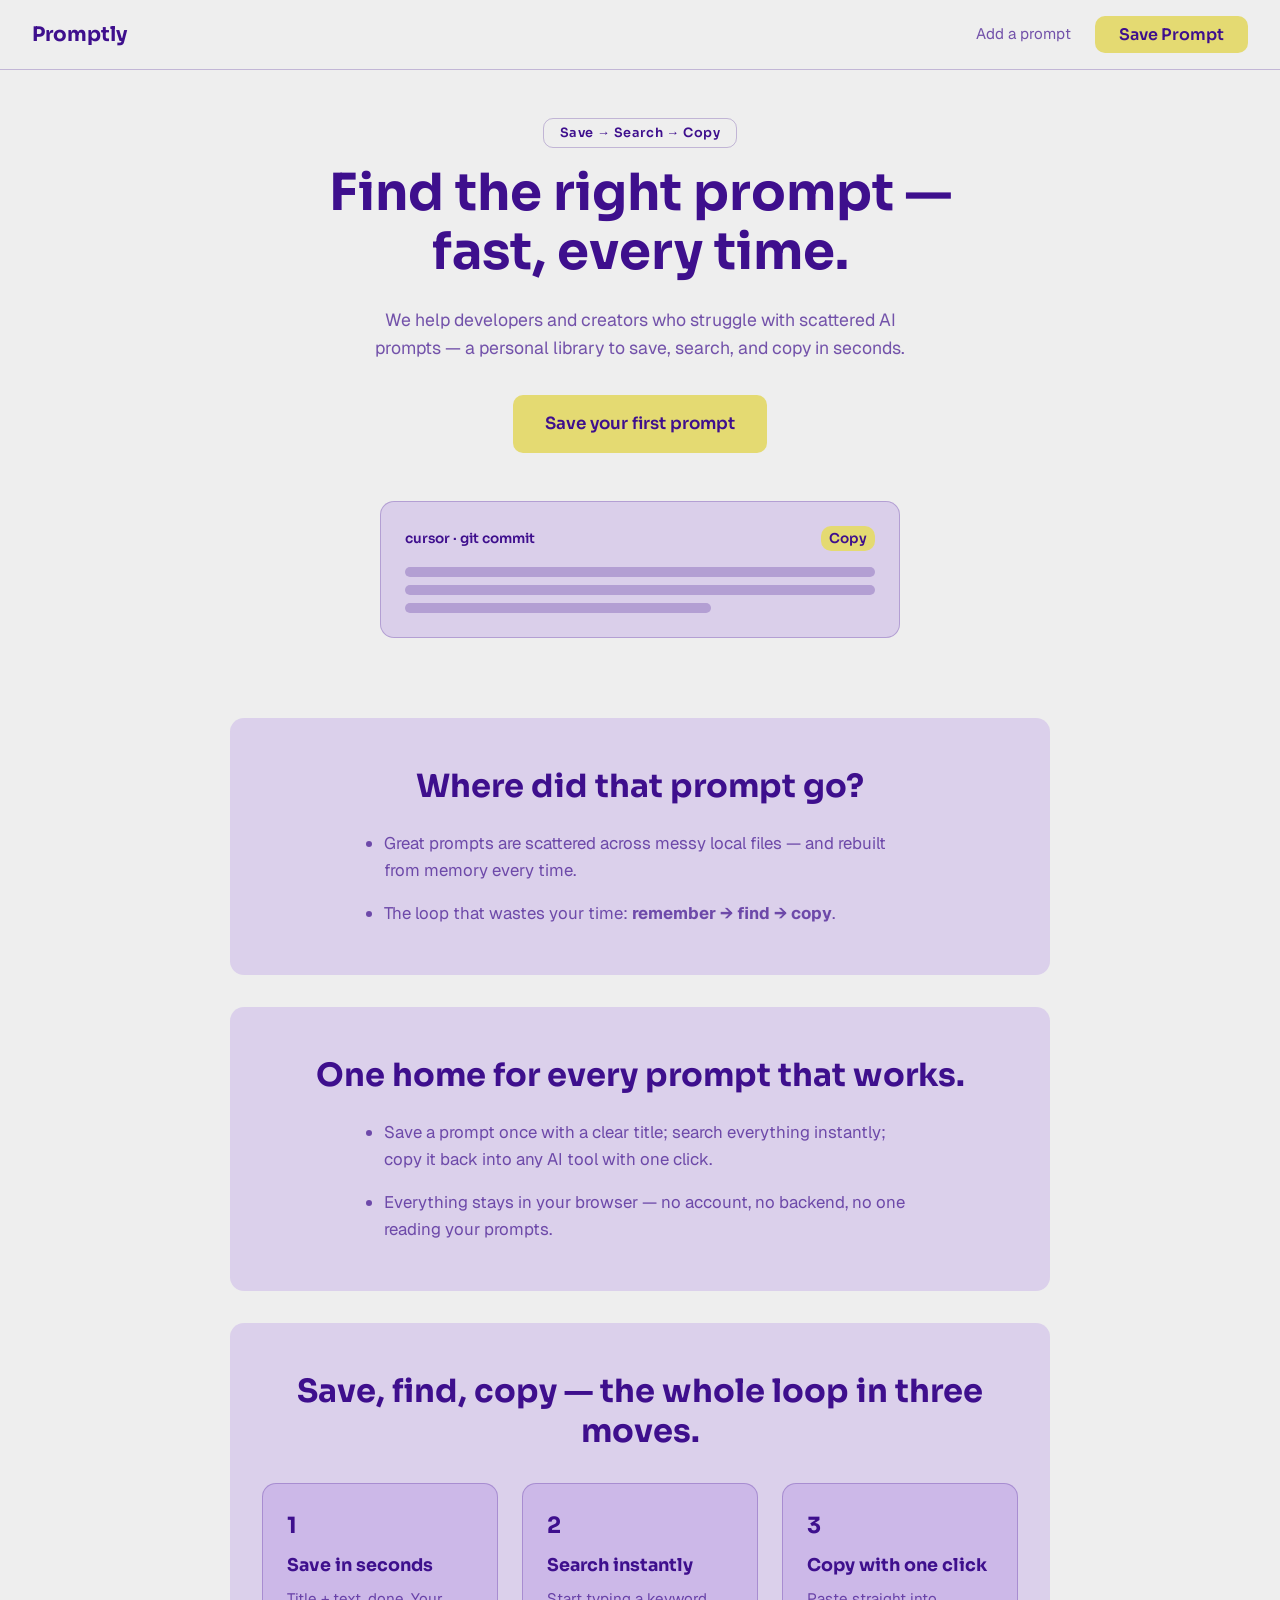
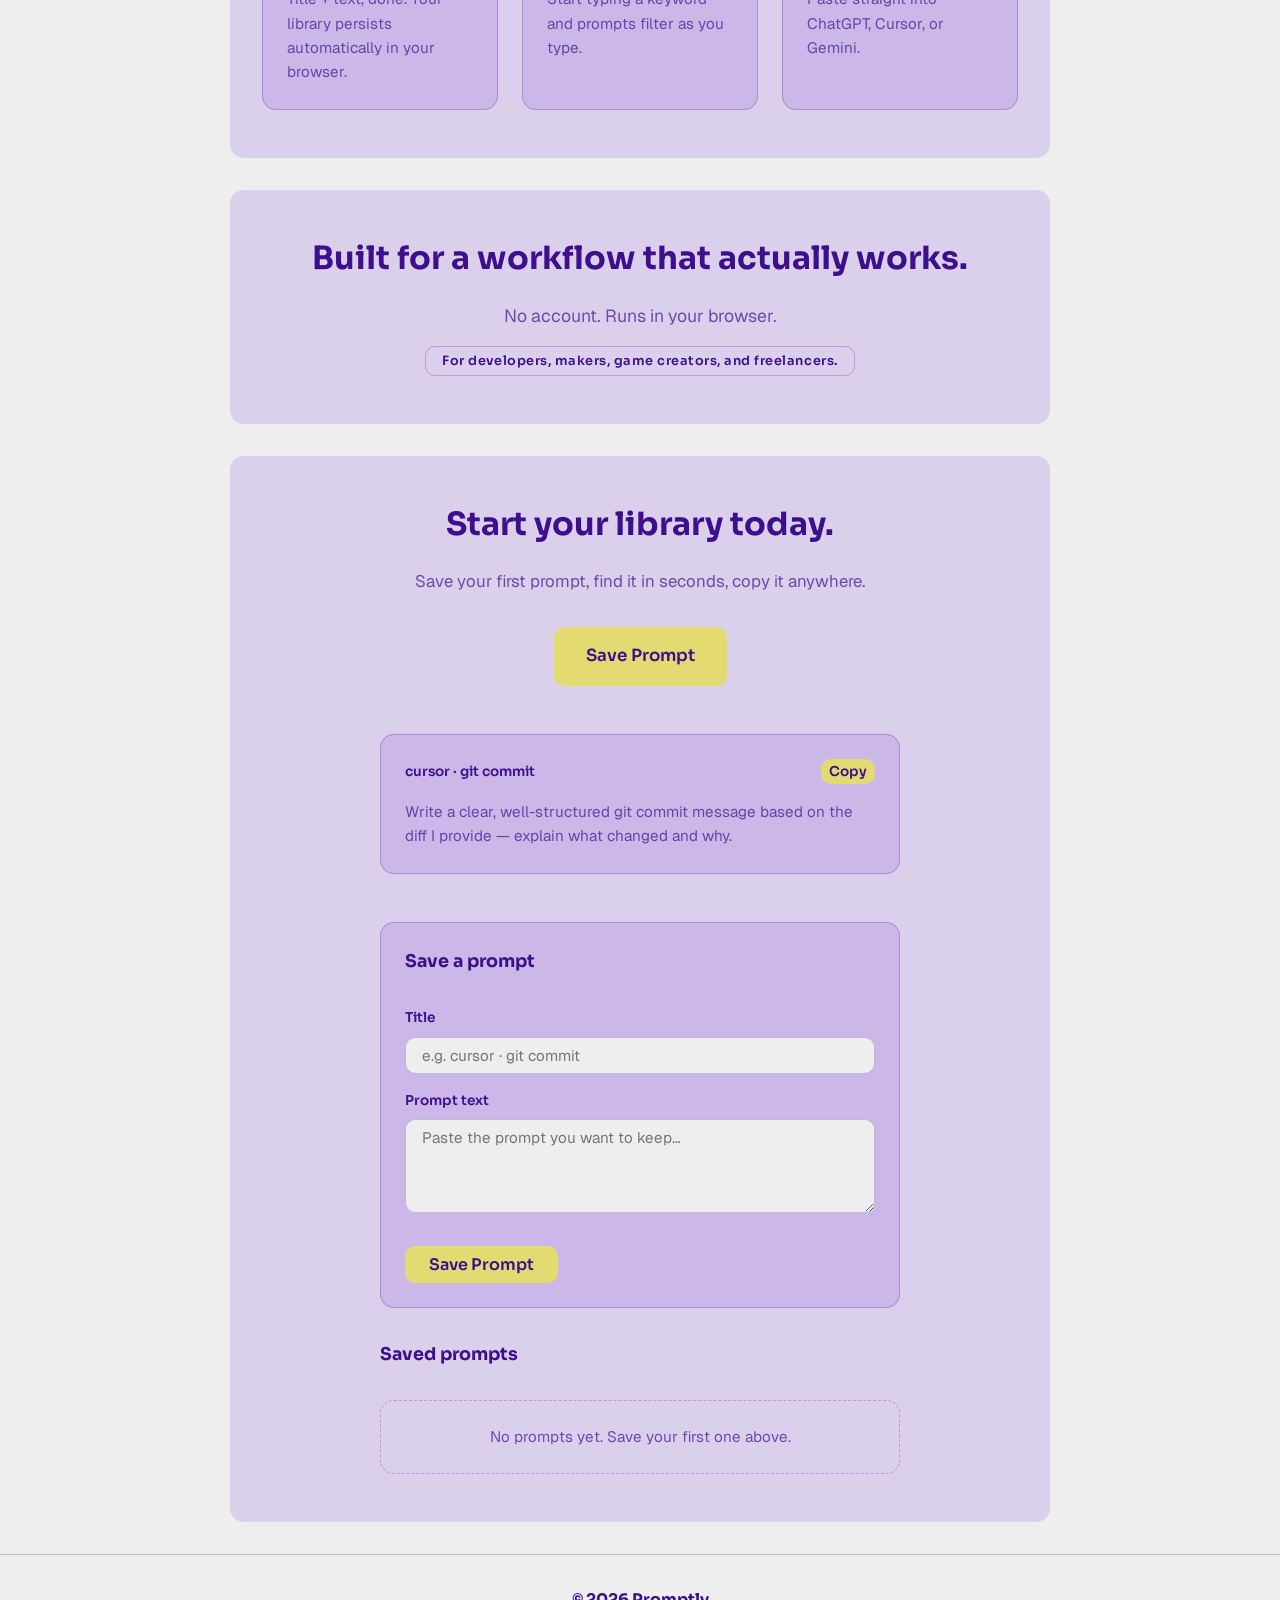
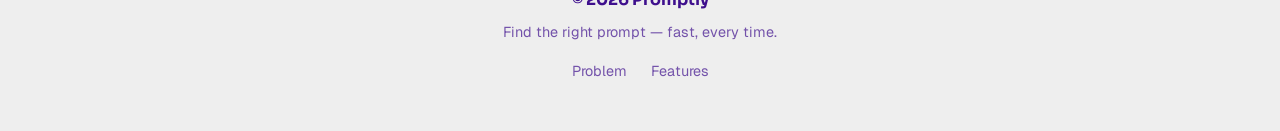
<file: index.html>
<!DOCTYPE html>
<html lang="en">
<head>
  <meta charset="UTF-8" />
  <meta name="viewport" content="width=device-width, initial-scale=1.0" />
  <title>Promptly — Find the right prompt, fast, every time.</title>
  <link rel="preconnect" href="https://fonts.googleapis.com" />
  <link rel="preconnect" href="https://fonts.gstatic.com" crossorigin />
  <link href="https://fonts.googleapis.com/css2?family=Sora:wght@400;600;700&family=Geist:wght@400;500;600&display=swap" rel="stylesheet" />
  <link rel="stylesheet" href="style.css" />
</head>
<body>
  <header class="navbar">
    <a class="brand" href="#top" aria-label="Promptly home">
      <span class="brand-name">Promptly</span>
    </a>
    <button class="navbar-toggle" aria-label="Open menu" aria-expanded="false">
      <span class="navbar-toggle-icon"></span>
    </button>
    <nav class="nav-links" aria-label="Main">
      <a href="#library" class="nav-link">Add a prompt</a>
      <button class="btn btn-primary">Save Prompt</button>
    </nav>
  </header>

  <main>
    <section class="hero" id="top">
      <p class="hero-chip">Save → Search → Copy</p>
      <h1 class="hero-title">Find the right prompt —<br /><span class="hero-accent">fast, every time.</span></h1>
      <p class="hero-sub">
        We help developers and creators who struggle with scattered AI prompts — a personal library to save, search, and copy in seconds.
      </p>
      <a href="#library" class="btn btn-primary btn-lg">Save your first prompt</a>

      <div class="hero-card" aria-hidden="true">
        <div class="hero-card-top">
          <span class="hero-card-title">cursor · git commit</span>
          <button class="btn btn-primary btn-sm" tabindex="-1">Copy</button>
        </div>
        <div class="hero-card-text">
          <p class="hero-card-line"></p>
          <p class="hero-card-line"></p>
          <p class="hero-card-line hero-card-line-short"></p>
        </div>
      </div>
    </section>

    <section class="section problem" id="problem" aria-labelledby="problem-title">
      <h2 class="section-title" id="problem-title">Where did that prompt go?</h2>
      <ul class="section-list">
        <li>Great prompts are scattered across messy local files — and rebuilt from memory every time.</li>
        <li>The loop that wastes your time: <strong>remember → find → copy</strong>.</li>
      </ul>
    </section>

    <section class="section solution" id="solution" aria-labelledby="solution-title">
      <h2 class="section-title" id="solution-title">One home for every prompt that works.</h2>
      <ul class="section-list">
        <li>Save a prompt once with a clear title; search everything instantly; copy it back into any AI tool with one click.</li>
        <li>Everything stays in your browser — no account, no backend, no one reading your prompts.</li>
      </ul>
    </section>

    <section class="section features" id="features" aria-labelledby="features-title">
      <h2 class="section-title" id="features-title">Save, find, copy — the whole loop in three moves.</h2>
      <div class="feature-grid">
        <article class="feature-card reveal">
          <span class="feature-step">1</span>
          <h3 class="feature-name">Save in seconds</h3>
          <p class="feature-text">Title + text, done. Your library persists automatically in your browser.</p>
        </article>
        <article class="feature-card reveal">
          <span class="feature-step">2</span>
          <h3 class="feature-name">Search instantly</h3>
          <p class="feature-text">Start typing a keyword and prompts filter as you type.</p>
        </article>
        <article class="feature-card reveal">
          <span class="feature-step">3</span>
          <h3 class="feature-name">Copy with one click</h3>
          <p class="feature-text">Paste straight into ChatGPT, Cursor, or Gemini.</p>
        </article>
      </div>
    </section>

    <section class="section proof" id="proof" aria-labelledby="proof-title">
      <h2 class="section-title" id="proof-title">Built for a workflow that actually works.</h2>
      <p class="proof-text">No account. Runs in your browser.</p>
      <span class="proof-chip">For developers, makers, game creators, and freelancers.</span>
    </section>

    <section class="section cta" id="library" aria-labelledby="cta-title">
      <h2 class="section-title" id="cta-title">Start your library today.</h2>
      <p class="cta-sub">Save your first prompt, find it in seconds, copy it anywhere.</p>
      <a href="#library" class="btn btn-primary btn-lg">Save Prompt</a>

      <div class="prompt-card">
        <div class="prompt-card-top">
          <span class="prompt-card-title">cursor · git commit</span>
          <button class="btn btn-primary btn-sm" id="demo-copy" type="button">Copy</button>
        </div>
        <p class="prompt-card-text">Write a clear, well-structured git commit message based on the diff I provide — explain what changed and why.</p>
      </div>

      <div class="library">
        <form class="prompt-form" id="prompt-form" autocomplete="off">
          <h3 class="library-title">Save a prompt</h3>
          <label class="field-label" for="prompt-title">Title</label>
          <input class="field-input" type="text" id="prompt-title" placeholder="e.g. cursor · git commit" />
          <label class="field-label" for="prompt-text">Prompt text</label>
          <textarea class="field-input" id="prompt-text" rows="4" placeholder="Paste the prompt you want to keep…"></textarea>
          <p class="form-note" id="form-note" role="alert"></p>
          <button class="btn btn-primary" type="submit">Save Prompt</button>
        </form>

        <div class="saved" id="saved-prompts">
          <h3 class="library-title">Saved prompts</h3>
          <p class="empty-state" id="empty-state">No prompts yet. Save your first one above.</p>
        </div>
      </div>
    </section>
  </main>

  <footer class="footer">
    <p class="footer-brand">© 2026 Promptly</p>
    <p class="footer-tagline">Find the right prompt — fast, every time.</p>
    <nav class="footer-links" aria-label="Footer">
      <a href="#problem">Problem</a>
      <a href="#features">Features</a>
    </nav>
  </footer>

  <script src="script.js"></script>
</body>
</html>
</file>
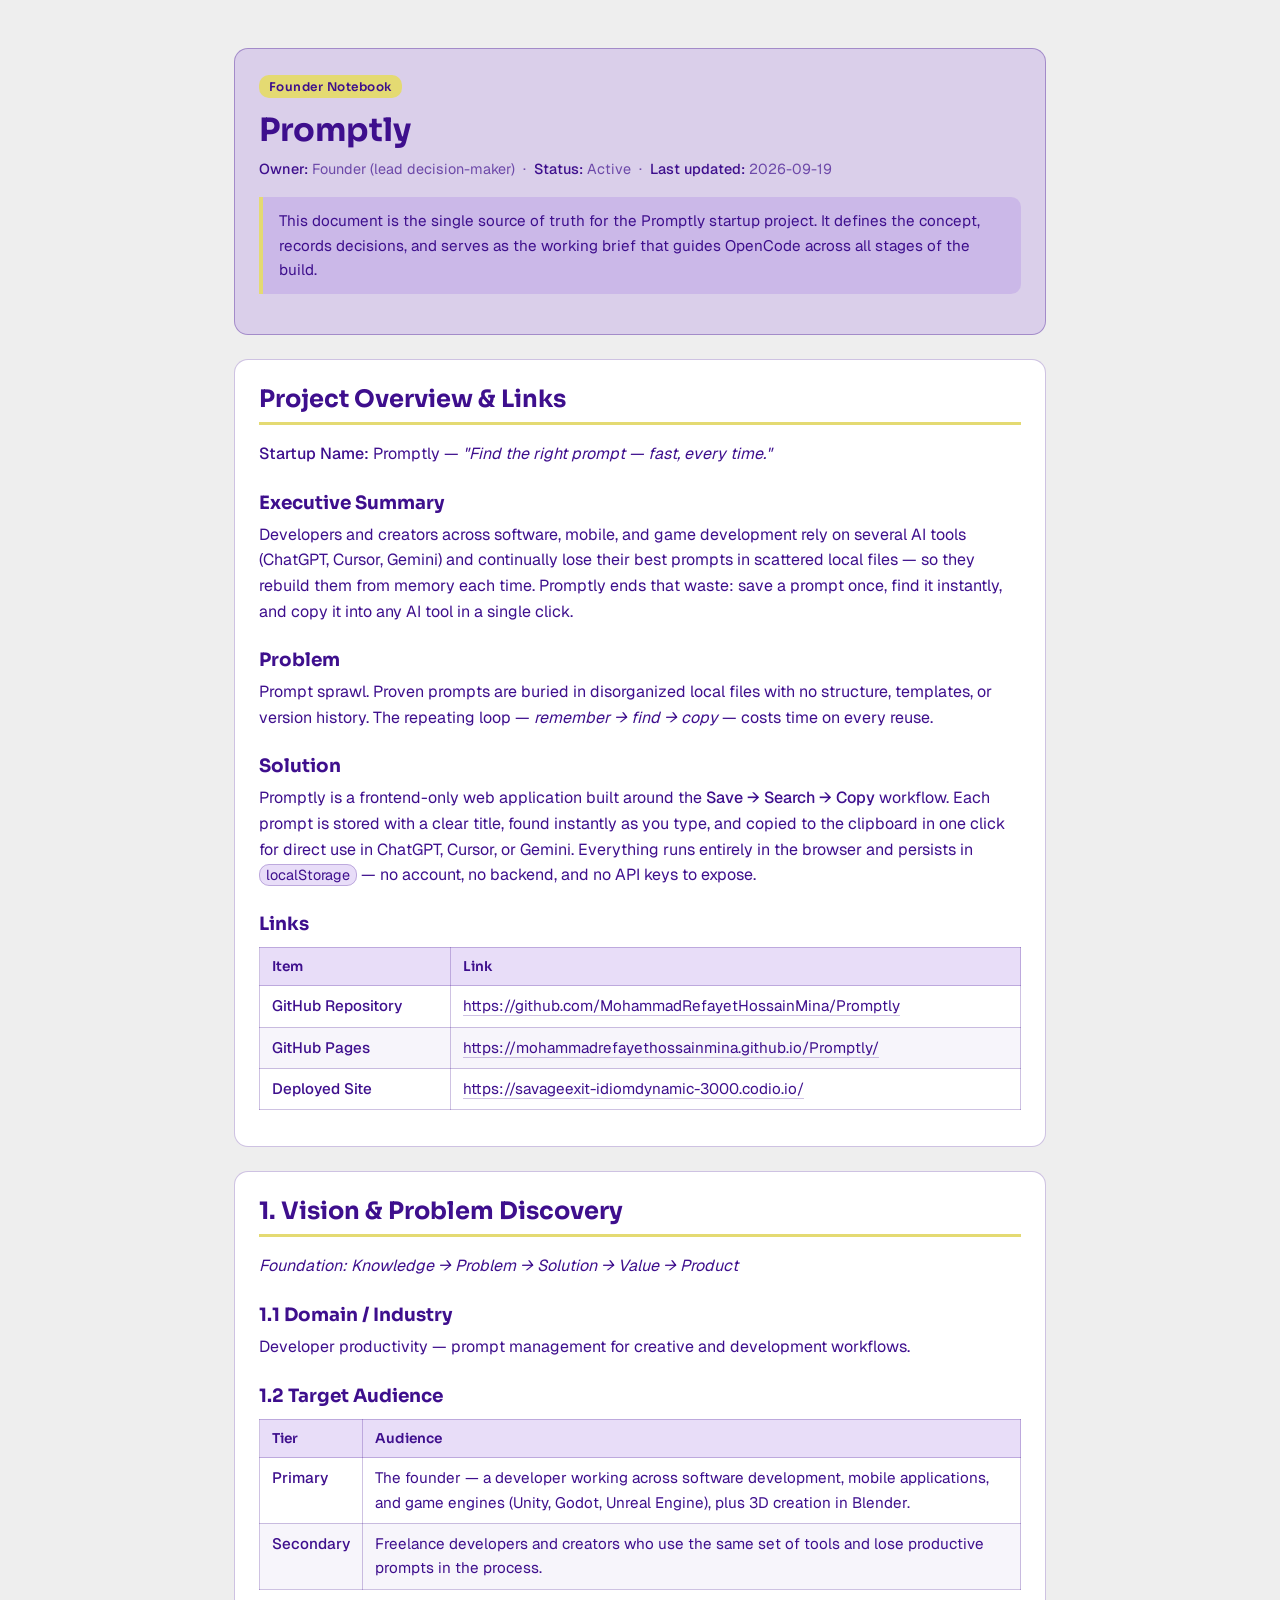
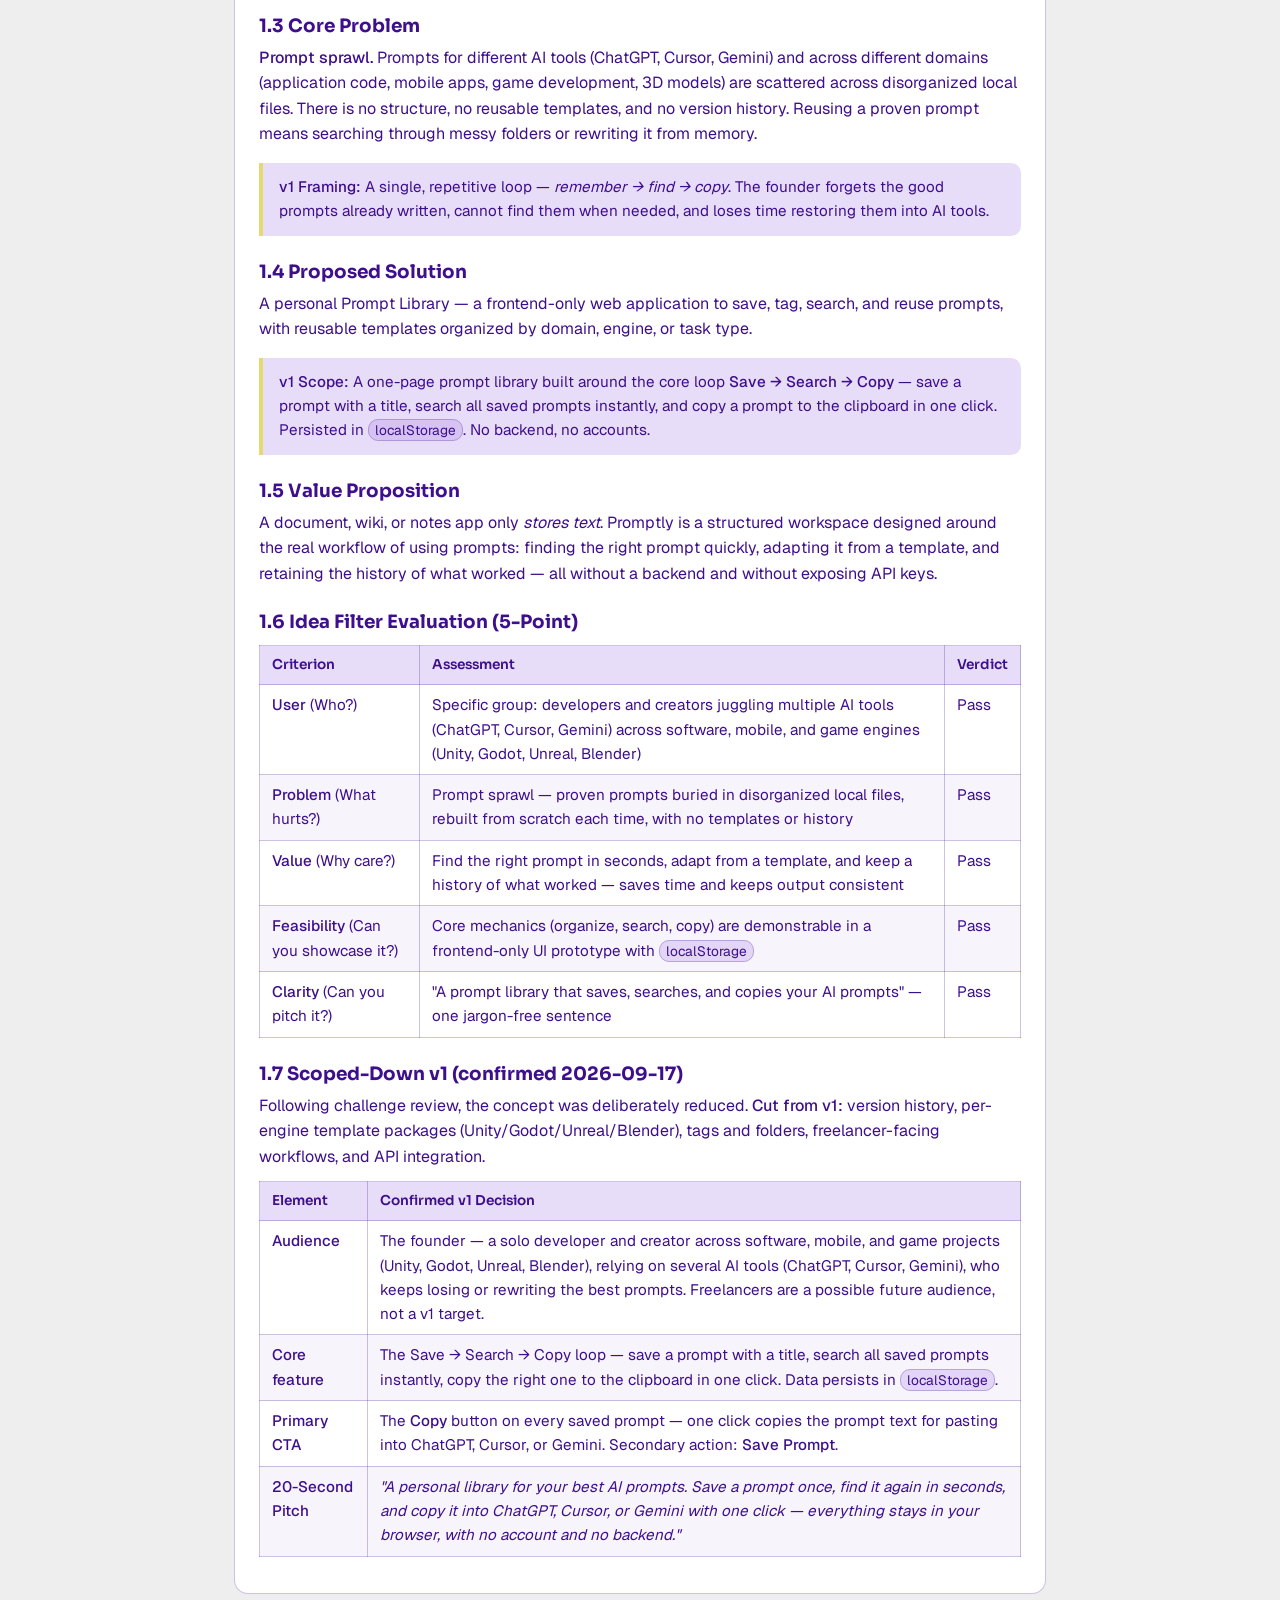
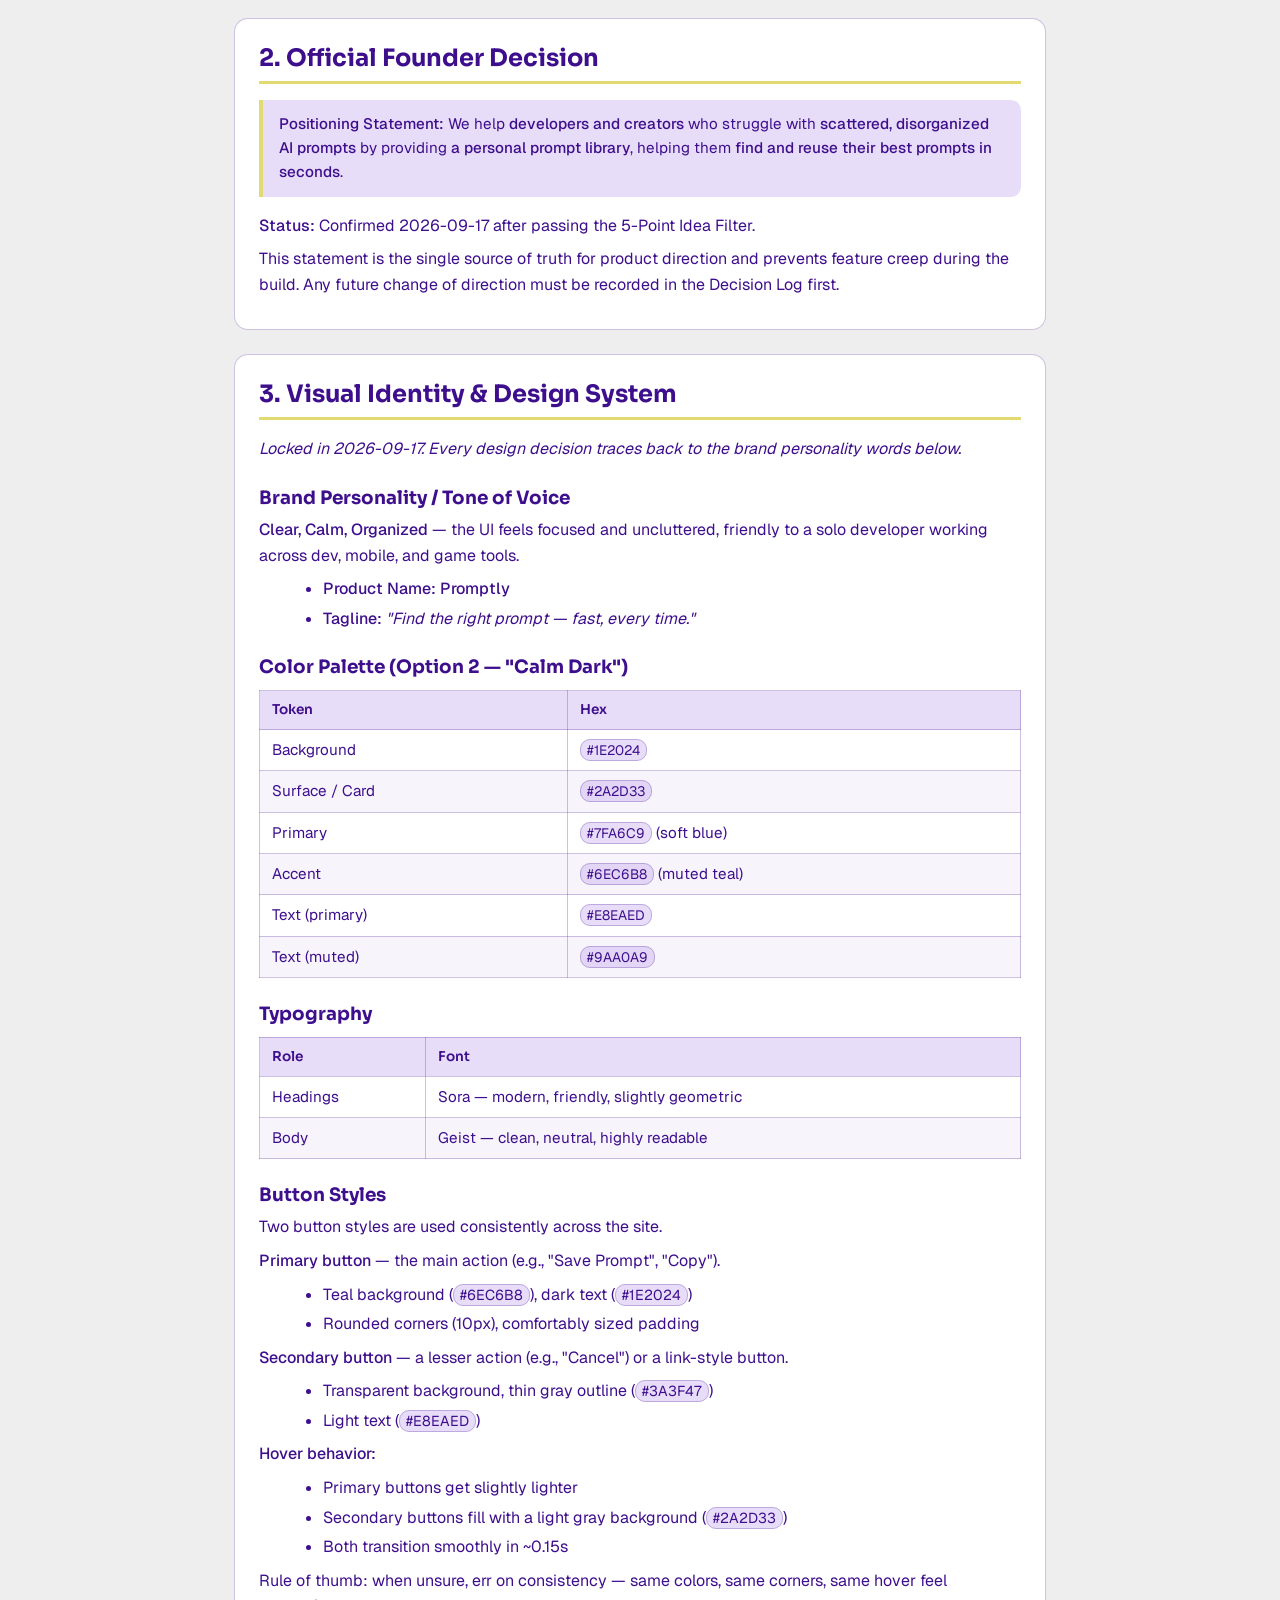
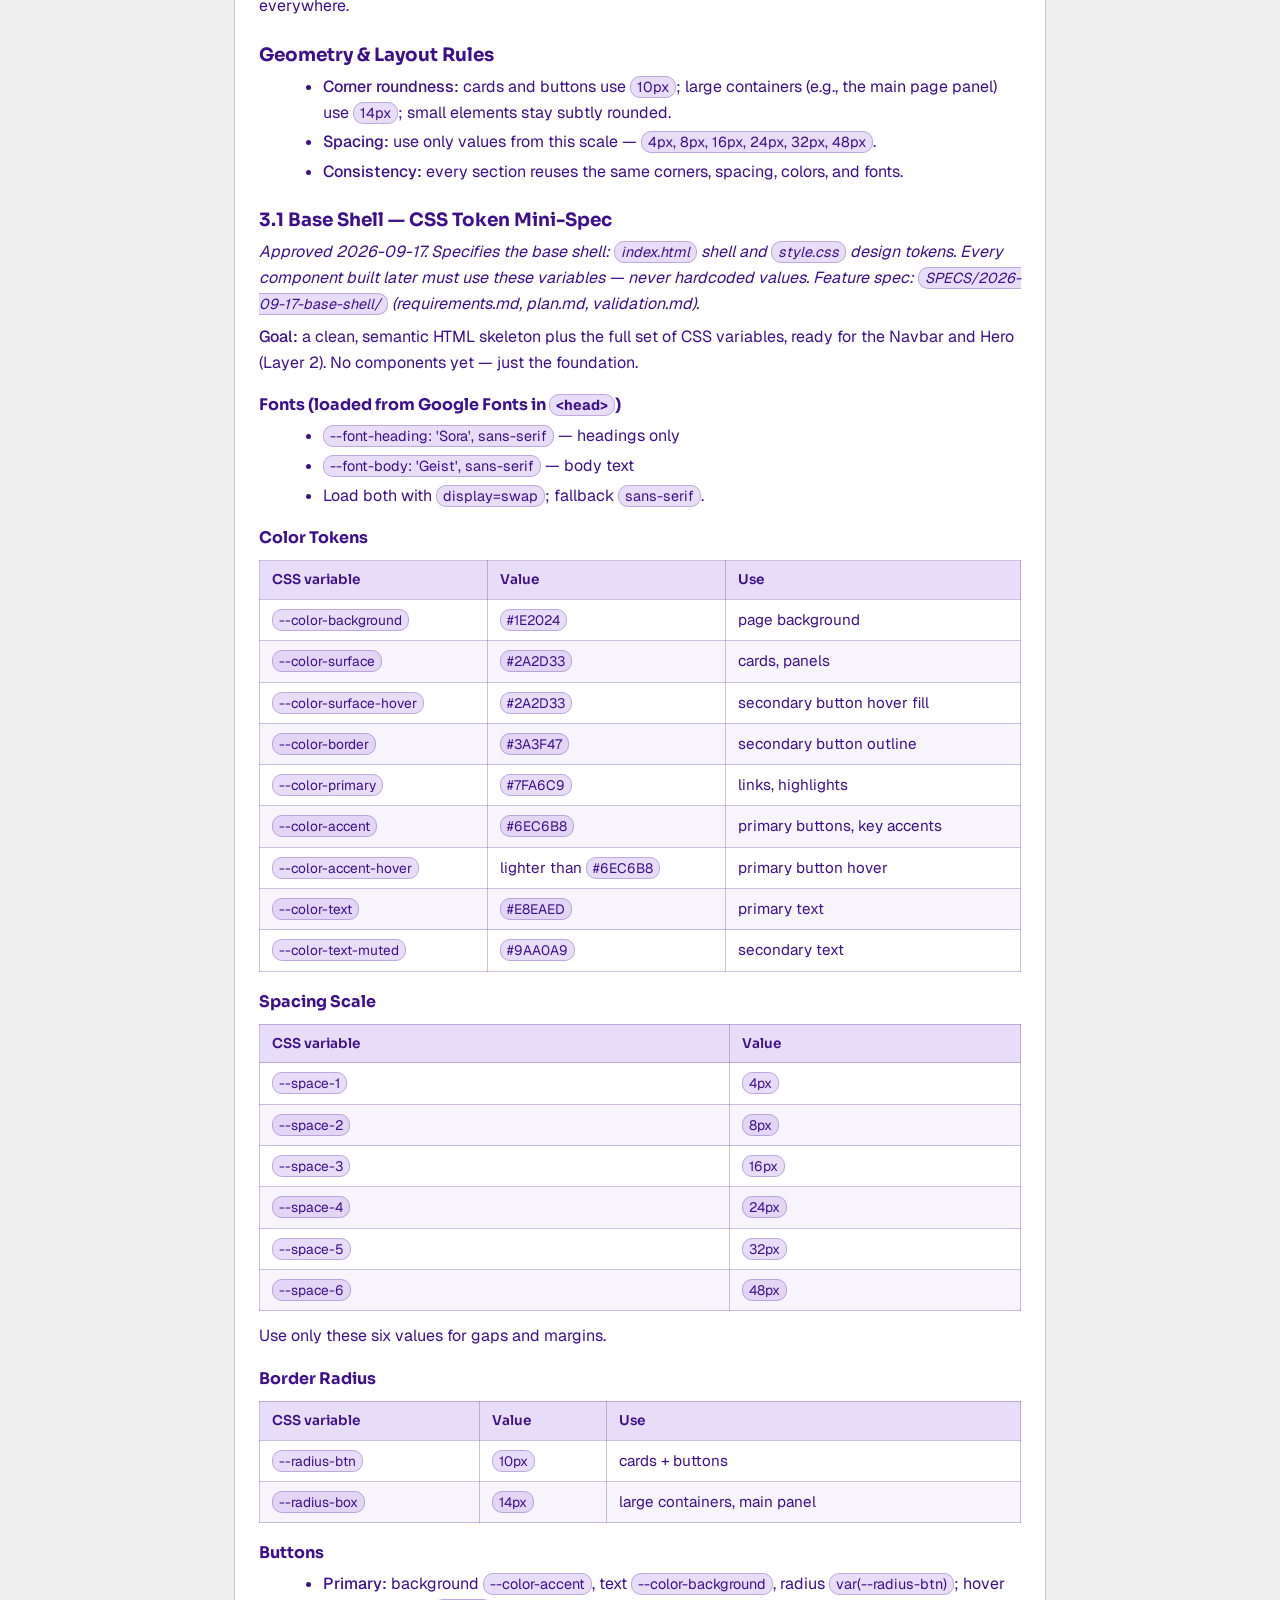
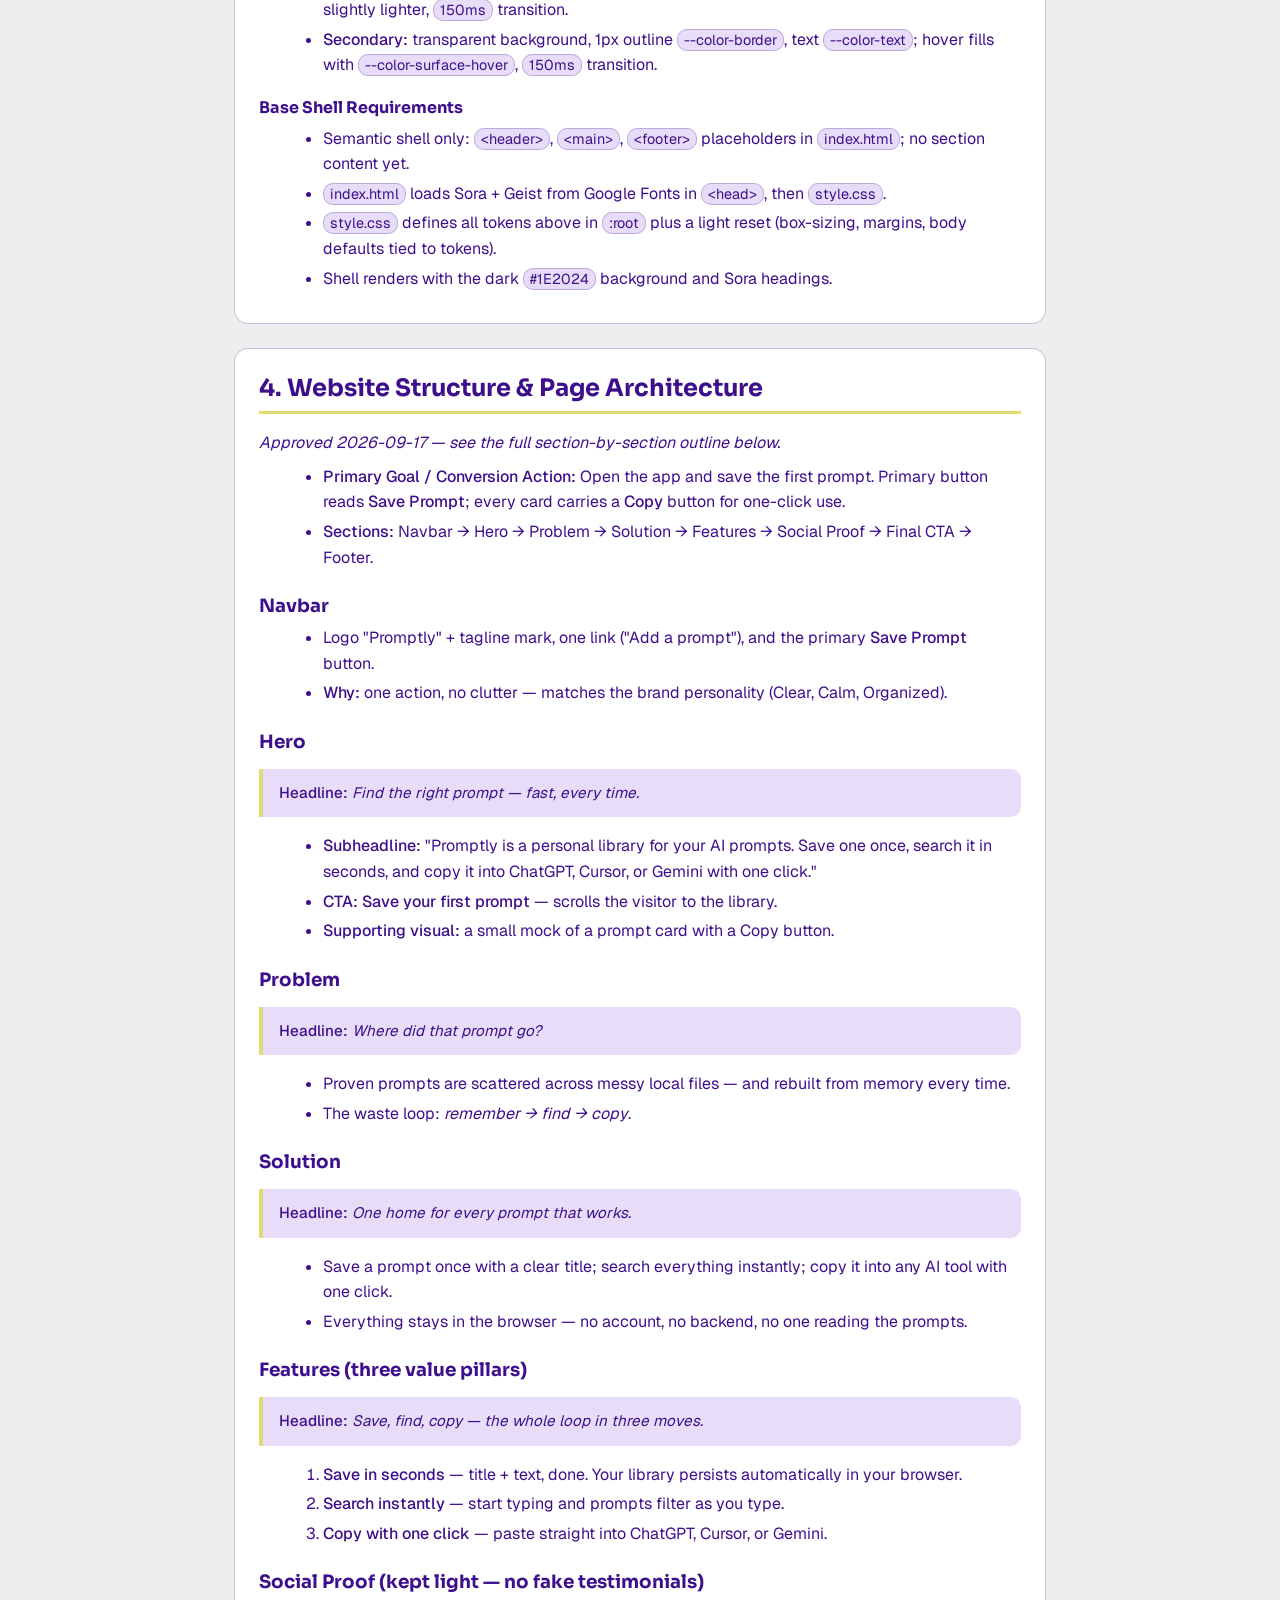
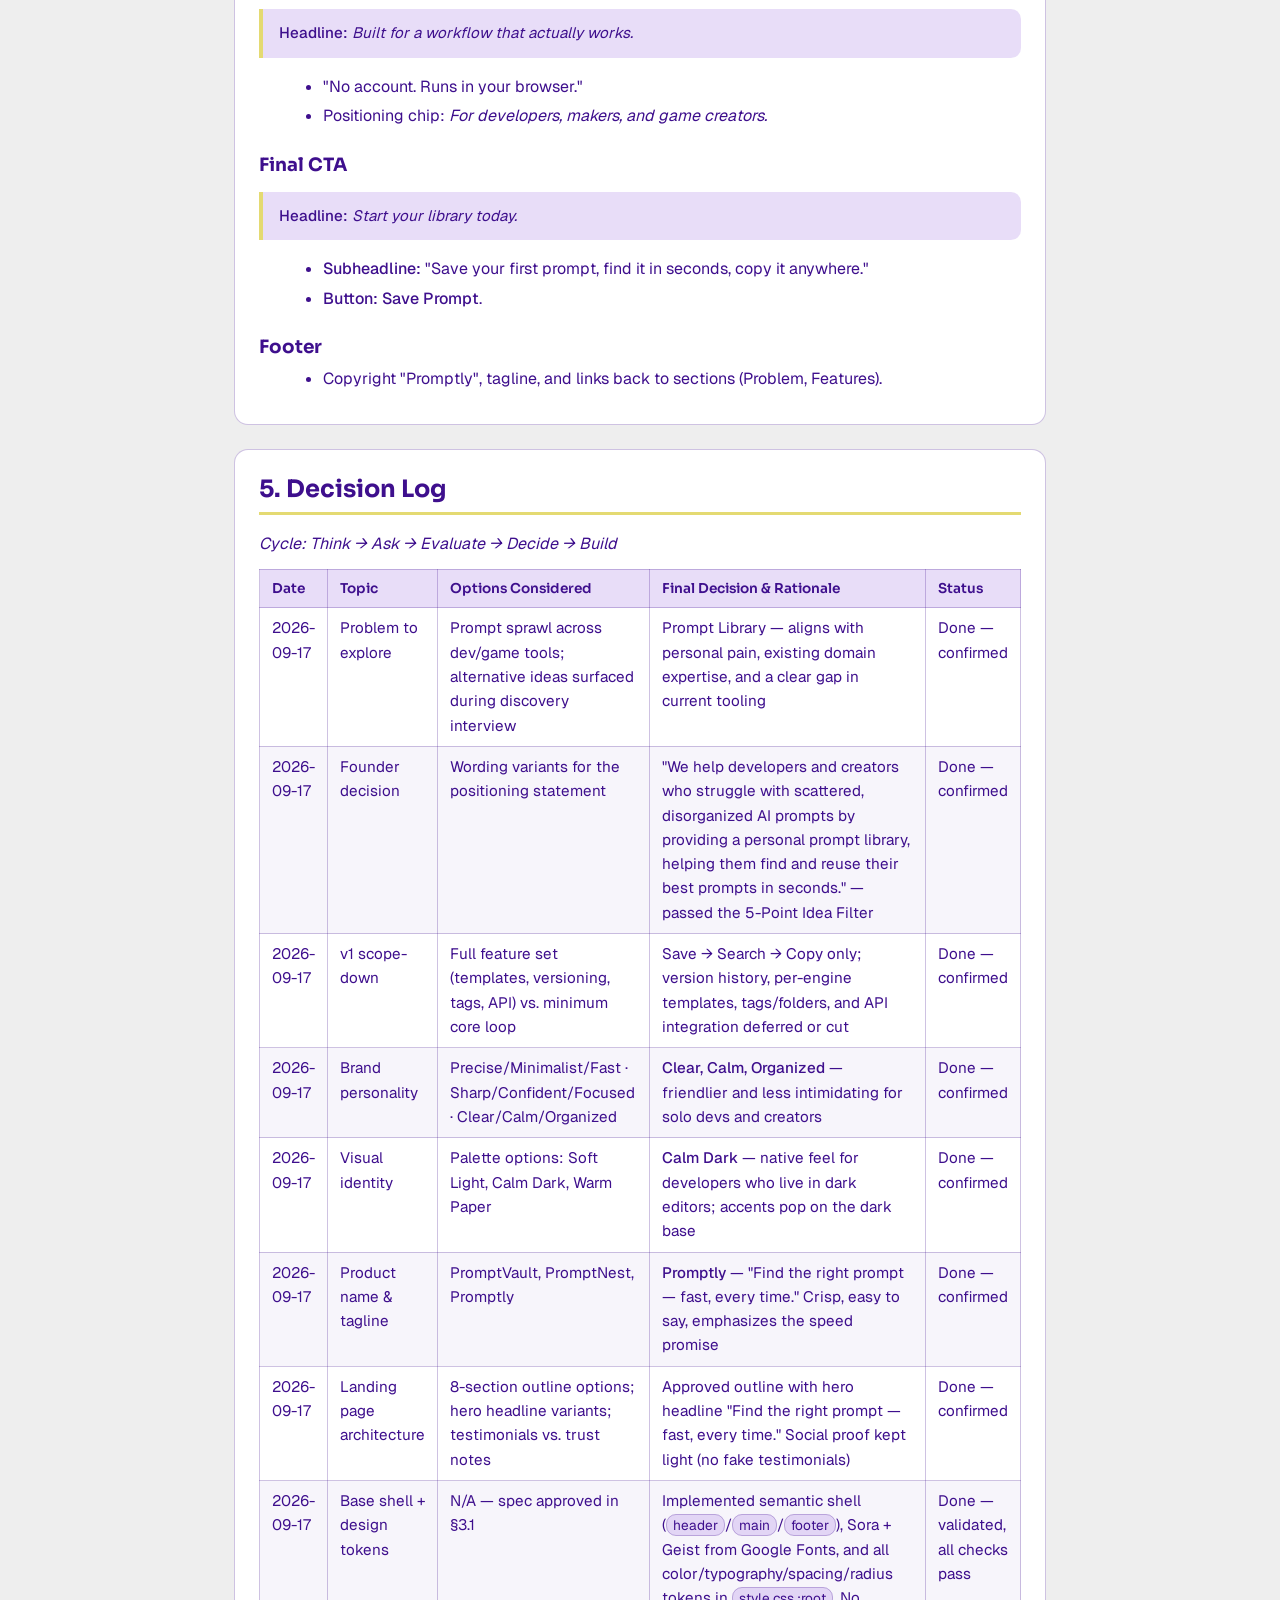
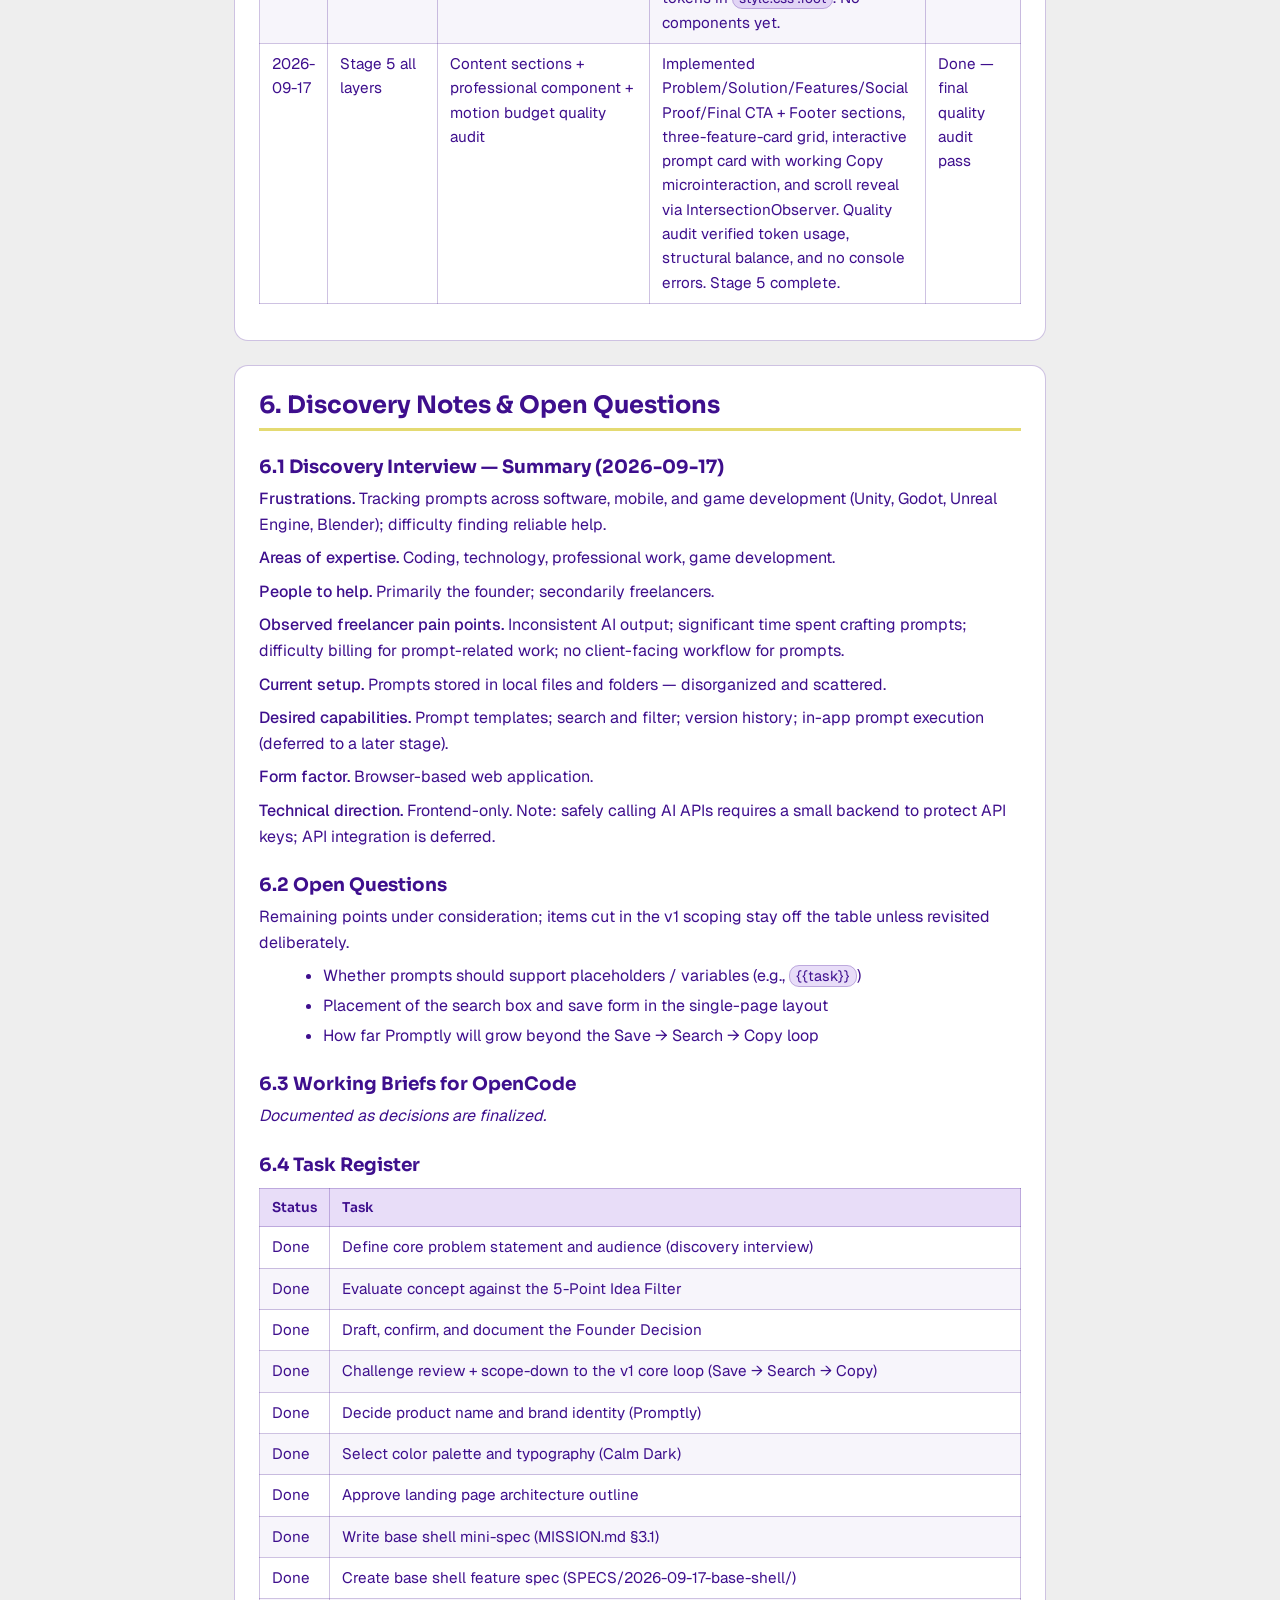
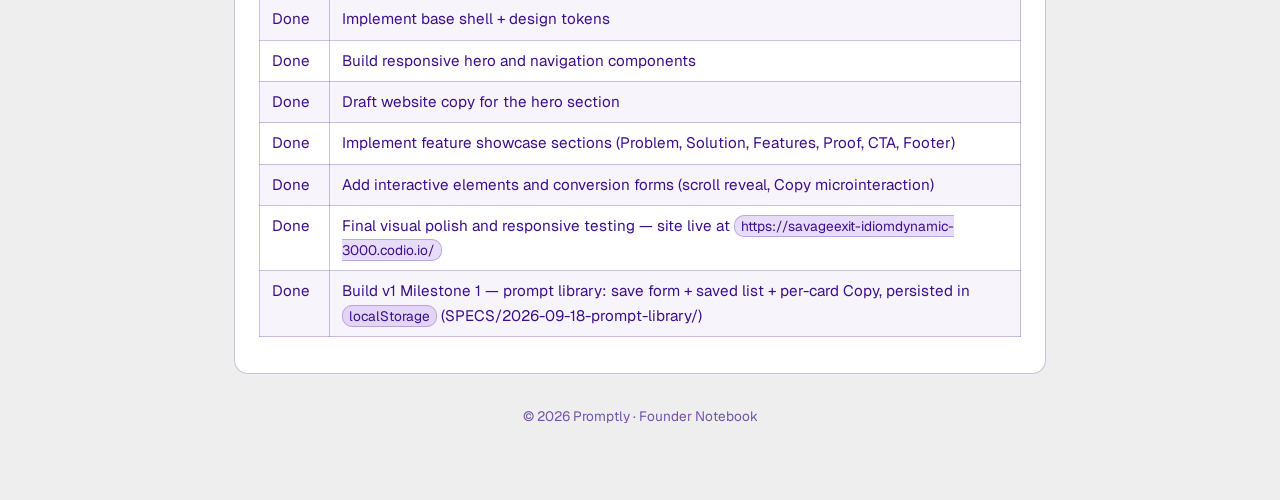
<file: MISSION.html>
<!DOCTYPE html>
<html lang="en">
<head>
  <meta charset="UTF-8" />
  <meta name="viewport" content="width=device-width, initial-scale=1.0" />
  <title>Founder Notebook — Promptly</title>
  <link rel="preconnect" href="https://fonts.googleapis.com" />
  <link rel="preconnect" href="https://fonts.gstatic.com" crossorigin />
  <link href="https://fonts.googleapis.com/css2?family=Sora:wght@600;700&family=Geist:wght@400;500&display=swap" rel="stylesheet" />
  <style>
    :root {
      --color-background:    #EEEEEE;
      --color-surface:       rgba(149, 100, 221, 0.22);
      --color-surface-hover: rgba(149, 100, 221, 0.32);
      --color-border:        rgba(62, 15, 141, 0.25);
      --color-primary:       #3E0F8D;
      --color-accent:        #E4DA72;
      --color-text:          #3E0F8D;
      --color-text-muted:    rgba(62, 15, 141, 0.7);
      --font-heading: 'Sora', sans-serif;
      --font-body: 'Geist', sans-serif;
      --radius-btn: 10px;
      --radius-box: 14px;
    }

    * { box-sizing: border-box; }
    html { scroll-behavior: smooth; }

    body {
      margin: 0;
      font-family: var(--font-body);
      background-color: var(--color-background);
      color: var(--color-text);
      line-height: 1.6;
    }

    .wrap {
      max-width: 860px;
      margin: 0 auto;
      padding: 48px 24px 64px;
    }

    h1, h2, h3, h4 {
      font-family: var(--font-heading);
      line-height: 1.25;
      margin: 0;
    }

    h2 {
      font-size: 1.5rem;
      padding-bottom: 8px;
      border-bottom: 3px solid var(--color-accent);
      margin-bottom: 16px;
    }

    h3 { font-size: 1.15rem; margin: 24px 0 8px; }
    h4 { font-size: 1rem; margin: 20px 0 8px; }

    p { margin: 8px 0; }
    ul, ol { margin: 8px 0 8px 24px; }
    li { margin: 4px 0; }
    strong { font-weight: 500; }

    a {
      color: var(--color-primary);
      text-decoration: none;
      border-bottom: 1px solid var(--color-border);
      transition: color 150ms ease, border-color 150ms ease;
    }
    a:hover { border-color: var(--color-primary); }

    code {
      font-family: var(--font-body);
      font-size: 0.9em;
      background: var(--color-surface);
      border: 1px solid var(--color-border);
      border-radius: var(--radius-btn);
      padding: 1px 6px;
    }

    .card {
      background-color: #fff;
      border: 1px solid var(--color-border);
      border-radius: var(--radius-box);
      padding: 24px;
      margin-bottom: 24px;
    }

    .hero-card {
      background-color: var(--color-surface);
      border-color: rgba(62, 15, 141, 0.35);
    }

    .hero-card h1 {
      font-size: 2rem;
      margin-bottom: 8px;
    }

    .meta {
      font-size: 0.9rem;
      color: var(--color-text-muted);
      margin: 0 0 16px;
    }
    .meta strong { color: var(--color-text); }

    .quote {
      background-color: var(--color-surface);
      border-left: 4px solid var(--color-accent);
      border-radius: 0 var(--radius-btn) var(--radius-btn) 0;
      padding: 12px 16px;
      margin: 16px 0;
      font-size: 0.95rem;
    }
    .quote p { margin: 0; }

    table {
      width: 100%;
      border-collapse: collapse;
      margin: 12px 0;
      font-size: 0.95rem;
    }

    th, td {
      text-align: left;
      vertical-align: top;
      border: 1px solid var(--color-border);
      padding: 8px 12px;
    }

    th {
      font-family: var(--font-heading);
      font-weight: 600;
      font-size: 0.85rem;
      background-color: var(--color-surface);
    }

    tr:nth-child(even) td { background-color: rgba(62, 15, 141, 0.04); }

    .badge {
      display: inline-block;
      font-family: var(--font-heading);
      font-size: 0.75rem;
      font-weight: 600;
      background-color: var(--color-accent);
      color: var(--color-text);
      border-radius: var(--radius-btn);
      padding: 2px 10px;
      margin-bottom: 12px;
      letter-spacing: 0.04em;
    }

    .footer-note {
      text-align: center;
      font-size: 0.85rem;
      color: var(--color-text-muted);
      margin-top: 32px;
    }

    .links-table a { word-break: break-all; }

    @media (max-width: 560px) {
      .wrap { padding: 24px 16px 40px; }
      .card { padding: 16px; }
      .hero-card h1 { font-size: 1.6rem; }
    }
  </style>
</head>
<body>
  <main class="wrap">

    <!-- Header -->
    <section class="card hero-card">
      <span class="badge">Founder Notebook</span>
      <h1>Promptly</h1>
      <p class="meta">
        <strong>Owner:</strong> Founder (lead decision-maker) &nbsp;·&nbsp;
        <strong>Status:</strong> Active &nbsp;·&nbsp;
        <strong>Last updated:</strong> 2026-09-19
      </p>
      <div class="quote">
        <p>This document is the single source of truth for the Promptly startup project. It defines the concept, records decisions, and serves as the working brief that guides OpenCode across all stages of the build.</p>
      </div>
    </section>

    <!-- Project Overview & Links -->
    <section class="card">
      <h2>Project Overview &amp; Links</h2>
      <p><strong>Startup Name:</strong> Promptly — <em>"Find the right prompt — fast, every time."</em></p>

      <h3>Executive Summary</h3>
      <p>Developers and creators across software, mobile, and game development rely on several AI tools (ChatGPT, Cursor, Gemini) and continually lose their best prompts in scattered local files — so they rebuild them from memory each time. Promptly ends that waste: save a prompt once, find it instantly, and copy it into any AI tool in a single click.</p>

      <h3>Problem</h3>
      <p>Prompt sprawl. Proven prompts are buried in disorganized local files with no structure, templates, or version history. The repeating loop — <em>remember → find → copy</em> — costs time on every reuse.</p>

      <h3>Solution</h3>
      <p>Promptly is a frontend-only web application built around the <strong>Save → Search → Copy</strong> workflow. Each prompt is stored with a clear title, found instantly as you type, and copied to the clipboard in one click for direct use in ChatGPT, Cursor, or Gemini. Everything runs entirely in the browser and persists in <code>localStorage</code> — no account, no backend, and no API keys to expose.</p>

      <h3>Links</h3>
      <table class="links-table">
        <thead>
          <tr><th>Item</th><th>Link</th></tr>
        </thead>
        <tbody>
          <tr><td><strong>GitHub Repository</strong></td><td><a href="https://github.com/MohammadRefayetHossainMina/Promptly">https://github.com/MohammadRefayetHossainMina/Promptly</a></td></tr>
          <tr><td><strong>GitHub Pages</strong></td><td><a href="https://mohammadrefayethossainmina.github.io/Promptly/">https://mohammadrefayethossainmina.github.io/Promptly/</a></td></tr>
          <tr><td><strong>Deployed Site</strong></td><td><a href="https://savageexit-idiomdynamic-3000.codio.io/">https://savageexit-idiomdynamic-3000.codio.io/</a></td></tr>
        </tbody>
      </table>
    </section>

    <!-- Section 1 -->
    <section class="card">
      <h2>1. Vision &amp; Problem Discovery</h2>
      <p><em>Foundation: Knowledge → Problem → Solution → Value → Product</em></p>

      <h3>1.1 Domain / Industry</h3>
      <p>Developer productivity — prompt management for creative and development workflows.</p>

      <h3>1.2 Target Audience</h3>
      <table>
        <thead><tr><th>Tier</th><th>Audience</th></tr></thead>
        <tbody>
          <tr><td><strong>Primary</strong></td><td>The founder — a developer working across software development, mobile applications, and game engines (Unity, Godot, Unreal Engine), plus 3D creation in Blender.</td></tr>
          <tr><td><strong>Secondary</strong></td><td>Freelance developers and creators who use the same set of tools and lose productive prompts in the process.</td></tr>
        </tbody>
      </table>

      <h3>1.3 Core Problem</h3>
      <p><strong>Prompt sprawl.</strong> Prompts for different AI tools (ChatGPT, Cursor, Gemini) and across different domains (application code, mobile apps, game development, 3D models) are scattered across disorganized local files. There is no structure, no reusable templates, and no version history. Reusing a proven prompt means searching through messy folders or rewriting it from memory.</p>
      <div class="quote"><p><strong>v1 Framing:</strong> A single, repetitive loop — <em>remember → find → copy</em>. The founder forgets the good prompts already written, cannot find them when needed, and loses time restoring them into AI tools.</p></div>

      <h3>1.4 Proposed Solution</h3>
      <p>A personal Prompt Library — a frontend-only web application to save, tag, search, and reuse prompts, with reusable templates organized by domain, engine, or task type.</p>
      <div class="quote"><p><strong>v1 Scope:</strong> A one-page prompt library built around the core loop <strong>Save → Search → Copy</strong> — save a prompt with a title, search all saved prompts instantly, and copy a prompt to the clipboard in one click. Persisted in <code>localStorage</code>. No backend, no accounts.</p></div>

      <h3>1.5 Value Proposition</h3>
      <p>A document, wiki, or notes app only <em>stores text</em>. Promptly is a structured workspace designed around the real workflow of using prompts: finding the right prompt quickly, adapting it from a template, and retaining the history of what worked — all without a backend and without exposing API keys.</p>

      <h3>1.6 Idea Filter Evaluation (5-Point)</h3>
      <table>
        <thead><tr><th>Criterion</th><th>Assessment</th><th>Verdict</th></tr></thead>
        <tbody>
          <tr><td><strong>User</strong> (Who?)</td><td>Specific group: developers and creators juggling multiple AI tools (ChatGPT, Cursor, Gemini) across software, mobile, and game engines (Unity, Godot, Unreal, Blender)</td><td>Pass</td></tr>
          <tr><td><strong>Problem</strong> (What hurts?)</td><td>Prompt sprawl — proven prompts buried in disorganized local files, rebuilt from scratch each time, with no templates or history</td><td>Pass</td></tr>
          <tr><td><strong>Value</strong> (Why care?)</td><td>Find the right prompt in seconds, adapt from a template, and keep a history of what worked — saves time and keeps output consistent</td><td>Pass</td></tr>
          <tr><td><strong>Feasibility</strong> (Can you showcase it?)</td><td>Core mechanics (organize, search, copy) are demonstrable in a frontend-only UI prototype with <code>localStorage</code></td><td>Pass</td></tr>
          <tr><td><strong>Clarity</strong> (Can you pitch it?)</td><td>"A prompt library that saves, searches, and copies your AI prompts" — one jargon-free sentence</td><td>Pass</td></tr>
        </tbody>
      </table>

      <h3>1.7 Scoped-Down v1 (confirmed 2026-09-17)</h3>
      <p>Following challenge review, the concept was deliberately reduced. <strong>Cut from v1:</strong> version history, per-engine template packages (Unity/Godot/Unreal/Blender), tags and folders, freelancer-facing workflows, and API integration.</p>
      <table>
        <thead><tr><th>Element</th><th>Confirmed v1 Decision</th></tr></thead>
        <tbody>
          <tr><td><strong>Audience</strong></td><td>The founder — a solo developer and creator across software, mobile, and game projects (Unity, Godot, Unreal, Blender), relying on several AI tools (ChatGPT, Cursor, Gemini), who keeps losing or rewriting the best prompts. Freelancers are a possible future audience, not a v1 target.</td></tr>
          <tr><td><strong>Core feature</strong></td><td>The Save → Search → Copy loop — save a prompt with a title, search all saved prompts instantly, copy the right one to the clipboard in one click. Data persists in <code>localStorage</code>.</td></tr>
          <tr><td><strong>Primary CTA</strong></td><td>The <strong>Copy</strong> button on every saved prompt — one click copies the prompt text for pasting into ChatGPT, Cursor, or Gemini. Secondary action: <strong>Save Prompt</strong>.</td></tr>
          <tr><td><strong>20-Second Pitch</strong></td><td><em>"A personal library for your best AI prompts. Save a prompt once, find it again in seconds, and copy it into ChatGPT, Cursor, or Gemini with one click — everything stays in your browser, with no account and no backend."</em></td></tr>
        </tbody>
      </table>
    </section>

    <!-- Section 2 -->
    <section class="card">
      <h2>2. Official Founder Decision</h2>
      <div class="quote"><p><strong>Positioning Statement:</strong> We help <strong>developers and creators</strong> who struggle with <strong>scattered, disorganized AI prompts</strong> by providing <strong>a personal prompt library</strong>, helping them <strong>find and reuse their best prompts in seconds</strong>.</p></div>
      <p><strong>Status:</strong> Confirmed 2026-09-17 after passing the 5-Point Idea Filter.</p>
      <p>This statement is the single source of truth for product direction and prevents feature creep during the build. Any future change of direction must be recorded in the Decision Log first.</p>
    </section>

    <!-- Section 3 -->
    <section class="card">
      <h2>3. Visual Identity &amp; Design System</h2>
      <p><em>Locked in 2026-09-17. Every design decision traces back to the brand personality words below.</em></p>

      <h3>Brand Personality / Tone of Voice</h3>
      <p><strong>Clear, Calm, Organized</strong> — the UI feels focused and uncluttered, friendly to a solo developer working across dev, mobile, and game tools.</p>
      <ul>
        <li><strong>Product Name:</strong> <strong>Promptly</strong></li>
        <li><strong>Tagline:</strong> <em>"Find the right prompt — fast, every time."</em></li>
      </ul>

      <h3>Color Palette (Option 2 — "Calm Dark")</h3>
      <table>
        <thead><tr><th>Token</th><th>Hex</th></tr></thead>
        <tbody>
          <tr><td>Background</td><td><code>#1E2024</code></td></tr>
          <tr><td>Surface / Card</td><td><code>#2A2D33</code></td></tr>
          <tr><td>Primary</td><td><code>#7FA6C9</code> (soft blue)</td></tr>
          <tr><td>Accent</td><td><code>#6EC6B8</code> (muted teal)</td></tr>
          <tr><td>Text (primary)</td><td><code>#E8EAED</code></td></tr>
          <tr><td>Text (muted)</td><td><code>#9AA0A9</code></td></tr>
        </tbody>
      </table>

      <h3>Typography</h3>
      <table>
        <thead><tr><th>Role</th><th>Font</th></tr></thead>
        <tbody>
          <tr><td>Headings</td><td>Sora — modern, friendly, slightly geometric</td></tr>
          <tr><td>Body</td><td>Geist — clean, neutral, highly readable</td></tr>
        </tbody>
      </table>

      <h3>Button Styles</h3>
      <p>Two button styles are used consistently across the site.</p>
      <p><strong>Primary button</strong> — the main action (e.g., "Save Prompt", "Copy").</p>
      <ul>
        <li>Teal background (<code>#6EC6B8</code>), dark text (<code>#1E2024</code>)</li>
        <li>Rounded corners (10px), comfortably sized padding</li>
      </ul>
      <p><strong>Secondary button</strong> — a lesser action (e.g., "Cancel") or a link-style button.</p>
      <ul>
        <li>Transparent background, thin gray outline (<code>#3A3F47</code>)</li>
        <li>Light text (<code>#E8EAED</code>)</li>
      </ul>
      <p><strong>Hover behavior:</strong></p>
      <ul>
        <li>Primary buttons get slightly lighter</li>
        <li>Secondary buttons fill with a light gray background (<code>#2A2D33</code>)</li>
        <li>Both transition smoothly in ~0.15s</li>
      </ul>
      <p>Rule of thumb: when unsure, err on consistency — same colors, same corners, same hover feel everywhere.</p>

      <h3>Geometry &amp; Layout Rules</h3>
      <ul>
        <li><strong>Corner roundness:</strong> cards and buttons use <code>10px</code>; large containers (e.g., the main page panel) use <code>14px</code>; small elements stay subtly rounded.</li>
        <li><strong>Spacing:</strong> use only values from this scale — <code>4px, 8px, 16px, 24px, 32px, 48px</code>.</li>
        <li><strong>Consistency:</strong> every section reuses the same corners, spacing, colors, and fonts.</li>
      </ul>

      <h3>3.1 Base Shell — CSS Token Mini-Spec</h3>
      <p><em>Approved 2026-09-17. Specifies the base shell: <code>index.html</code> shell and <code>style.css</code> design tokens. Every component built later must use these variables — never hardcoded values. Feature spec: <code>SPECS/2026-09-17-base-shell/</code> (requirements.md, plan.md, validation.md).</em></p>
      <p><strong>Goal:</strong> a clean, semantic HTML skeleton plus the full set of CSS variables, ready for the Navbar and Hero (Layer 2). No components yet — just the foundation.</p>

      <h4>Fonts (loaded from Google Fonts in <code>&lt;head&gt;</code>)</h4>
      <ul>
        <li><code>--font-heading: 'Sora', sans-serif</code> — headings only</li>
        <li><code>--font-body: 'Geist', sans-serif</code> — body text</li>
        <li>Load both with <code>display=swap</code>; fallback <code>sans-serif</code>.</li>
      </ul>

      <h4>Color Tokens</h4>
      <table>
        <thead><tr><th>CSS variable</th><th>Value</th><th>Use</th></tr></thead>
        <tbody>
          <tr><td><code>--color-background</code></td><td><code>#1E2024</code></td><td>page background</td></tr>
          <tr><td><code>--color-surface</code></td><td><code>#2A2D33</code></td><td>cards, panels</td></tr>
          <tr><td><code>--color-surface-hover</code></td><td><code>#2A2D33</code></td><td>secondary button hover fill</td></tr>
          <tr><td><code>--color-border</code></td><td><code>#3A3F47</code></td><td>secondary button outline</td></tr>
          <tr><td><code>--color-primary</code></td><td><code>#7FA6C9</code></td><td>links, highlights</td></tr>
          <tr><td><code>--color-accent</code></td><td><code>#6EC6B8</code></td><td>primary buttons, key accents</td></tr>
          <tr><td><code>--color-accent-hover</code></td><td>lighter than <code>#6EC6B8</code></td><td>primary button hover</td></tr>
          <tr><td><code>--color-text</code></td><td><code>#E8EAED</code></td><td>primary text</td></tr>
          <tr><td><code>--color-text-muted</code></td><td><code>#9AA0A9</code></td><td>secondary text</td></tr>
        </tbody>
      </table>

      <h4>Spacing Scale</h4>
      <table>
        <thead><tr><th>CSS variable</th><th>Value</th></tr></thead>
        <tbody>
          <tr><td><code>--space-1</code></td><td><code>4px</code></td></tr>
          <tr><td><code>--space-2</code></td><td><code>8px</code></td></tr>
          <tr><td><code>--space-3</code></td><td><code>16px</code></td></tr>
          <tr><td><code>--space-4</code></td><td><code>24px</code></td></tr>
          <tr><td><code>--space-5</code></td><td><code>32px</code></td></tr>
          <tr><td><code>--space-6</code></td><td><code>48px</code></td></tr>
        </tbody>
      </table>
      <p>Use only these six values for gaps and margins.</p>

      <h4>Border Radius</h4>
      <table>
        <thead><tr><th>CSS variable</th><th>Value</th><th>Use</th></tr></thead>
        <tbody>
          <tr><td><code>--radius-btn</code></td><td><code>10px</code></td><td>cards + buttons</td></tr>
          <tr><td><code>--radius-box</code></td><td><code>14px</code></td><td>large containers, main panel</td></tr>
        </tbody>
      </table>

      <h4>Buttons</h4>
      <ul>
        <li><strong>Primary:</strong> background <code>--color-accent</code>, text <code>--color-background</code>, radius <code>var(--radius-btn)</code>; hover slightly lighter, <code>150ms</code> transition.</li>
        <li><strong>Secondary:</strong> transparent background, 1px outline <code>--color-border</code>, text <code>--color-text</code>; hover fills with <code>--color-surface-hover</code>, <code>150ms</code> transition.</li>
      </ul>

      <h4>Base Shell Requirements</h4>
      <ul>
        <li>Semantic shell only: <code>&lt;header&gt;</code>, <code>&lt;main&gt;</code>, <code>&lt;footer&gt;</code> placeholders in <code>index.html</code>; no section content yet.</li>
        <li><code>index.html</code> loads Sora + Geist from Google Fonts in <code>&lt;head&gt;</code>, then <code>style.css</code>.</li>
        <li><code>style.css</code> defines all tokens above in <code>:root</code> plus a light reset (box-sizing, margins, body defaults tied to tokens).</li>
        <li>Shell renders with the dark <code>#1E2024</code> background and Sora headings.</li>
      </ul>
    </section>

    <!-- Section 4 -->
    <section class="card">
      <h2>4. Website Structure &amp; Page Architecture</h2>
      <p><em>Approved 2026-09-17 — see the full section-by-section outline below.</em></p>
      <ul>
        <li><strong>Primary Goal / Conversion Action:</strong> Open the app and save the first prompt. Primary button reads <strong>Save Prompt</strong>; every card carries a <strong>Copy</strong> button for one-click use.</li>
        <li><strong>Sections:</strong> Navbar → Hero → Problem → Solution → Features → Social Proof → Final CTA → Footer.</li>
      </ul>

      <h3>Navbar</h3>
      <ul>
        <li>Logo "Promptly" + tagline mark, one link ("Add a prompt"), and the primary <strong>Save Prompt</strong> button.</li>
        <li><strong>Why:</strong> one action, no clutter — matches the brand personality (Clear, Calm, Organized).</li>
      </ul>

      <h3>Hero</h3>
      <div class="quote"><p><strong>Headline:</strong> <em>Find the right prompt — fast, every time.</em></p></div>
      <ul>
        <li><strong>Subheadline:</strong> "Promptly is a personal library for your AI prompts. Save one once, search it in seconds, and copy it into ChatGPT, Cursor, or Gemini with one click."</li>
        <li><strong>CTA:</strong> <strong>Save your first prompt</strong> — scrolls the visitor to the library.</li>
        <li><strong>Supporting visual:</strong> a small mock of a prompt card with a Copy button.</li>
      </ul>

      <h3>Problem</h3>
      <div class="quote"><p><strong>Headline:</strong> <em>Where did that prompt go?</em></p></div>
      <ul>
        <li>Proven prompts are scattered across messy local files — and rebuilt from memory every time.</li>
        <li>The waste loop: <em>remember → find → copy</em>.</li>
      </ul>

      <h3>Solution</h3>
      <div class="quote"><p><strong>Headline:</strong> <em>One home for every prompt that works.</em></p></div>
      <ul>
        <li>Save a prompt once with a clear title; search everything instantly; copy it into any AI tool with one click.</li>
        <li>Everything stays in the browser — no account, no backend, no one reading the prompts.</li>
      </ul>

      <h3>Features (three value pillars)</h3>
      <div class="quote"><p><strong>Headline:</strong> <em>Save, find, copy — the whole loop in three moves.</em></p></div>
      <ol>
        <li><strong>Save in seconds</strong> — title + text, done. Your library persists automatically in your browser.</li>
        <li><strong>Search instantly</strong> — start typing and prompts filter as you type.</li>
        <li><strong>Copy with one click</strong> — paste straight into ChatGPT, Cursor, or Gemini.</li>
      </ol>

      <h3>Social Proof (kept light — no fake testimonials)</h3>
      <div class="quote"><p><strong>Headline:</strong> <em>Built for a workflow that actually works.</em></p></div>
      <ul>
        <li>"No account. Runs in your browser."</li>
        <li>Positioning chip: <em>For developers, makers, and game creators.</em></li>
      </ul>

      <h3>Final CTA</h3>
      <div class="quote"><p><strong>Headline:</strong> <em>Start your library today.</em></p></div>
      <ul>
        <li><strong>Subheadline:</strong> "Save your first prompt, find it in seconds, copy it anywhere."</li>
        <li><strong>Button:</strong> <strong>Save Prompt</strong>.</li>
      </ul>

      <h3>Footer</h3>
      <ul>
        <li>Copyright "Promptly", tagline, and links back to sections (Problem, Features).</li>
      </ul>
    </section>

    <!-- Section 5 -->
    <section class="card">
      <h2>5. Decision Log</h2>
      <p><em>Cycle: Think → Ask → Evaluate → Decide → Build</em></p>
      <table>
        <thead><tr><th>Date</th><th>Topic</th><th>Options Considered</th><th>Final Decision &amp; Rationale</th><th>Status</th></tr></thead>
        <tbody>
          <tr><td>2026-09-17</td><td>Problem to explore</td><td>Prompt sprawl across dev/game tools; alternative ideas surfaced during discovery interview</td><td>Prompt Library — aligns with personal pain, existing domain expertise, and a clear gap in current tooling</td><td>Done — confirmed</td></tr>
          <tr><td>2026-09-17</td><td>Founder decision</td><td>Wording variants for the positioning statement</td><td>"We help developers and creators who struggle with scattered, disorganized AI prompts by providing a personal prompt library, helping them find and reuse their best prompts in seconds." — passed the 5-Point Idea Filter</td><td>Done — confirmed</td></tr>
          <tr><td>2026-09-17</td><td>v1 scope-down</td><td>Full feature set (templates, versioning, tags, API) vs. minimum core loop</td><td>Save → Search → Copy only; version history, per-engine templates, tags/folders, and API integration deferred or cut</td><td>Done — confirmed</td></tr>
          <tr><td>2026-09-17</td><td>Brand personality</td><td>Precise/Minimalist/Fast · Sharp/Confident/Focused · Clear/Calm/Organized</td><td><strong>Clear, Calm, Organized</strong> — friendlier and less intimidating for solo devs and creators</td><td>Done — confirmed</td></tr>
          <tr><td>2026-09-17</td><td>Visual identity</td><td>Palette options: Soft Light, Calm Dark, Warm Paper</td><td><strong>Calm Dark</strong> — native feel for developers who live in dark editors; accents pop on the dark base</td><td>Done — confirmed</td></tr>
          <tr><td>2026-09-17</td><td>Product name &amp; tagline</td><td>PromptVault, PromptNest, Promptly</td><td><strong>Promptly</strong> — "Find the right prompt — fast, every time." Crisp, easy to say, emphasizes the speed promise</td><td>Done — confirmed</td></tr>
          <tr><td>2026-09-17</td><td>Landing page architecture</td><td>8-section outline options; hero headline variants; testimonials vs. trust notes</td><td>Approved outline with hero headline "Find the right prompt — fast, every time." Social proof kept light (no fake testimonials)</td><td>Done — confirmed</td></tr>
          <tr><td>2026-09-17</td><td>Base shell + design tokens</td><td>N/A — spec approved in §3.1</td><td>Implemented semantic shell (<code>header</code>/<code>main</code>/<code>footer</code>), Sora + Geist from Google Fonts, and all color/typography/spacing/radius tokens in <code>style.css :root</code>. No components yet.</td><td>Done — validated, all checks pass</td></tr>
          <tr><td>2026-09-17</td><td>Stage 5 all layers</td><td>Content sections + professional component + motion budget quality audit</td><td>Implemented Problem/Solution/Features/Social Proof/Final CTA + Footer sections, three-feature-card grid, interactive prompt card with working Copy microinteraction, and scroll reveal via IntersectionObserver. Quality audit verified token usage, structural balance, and no console errors. Stage 5 complete.</td><td>Done — final quality audit pass</td></tr>
        </tbody>
      </table>
    </section>

    <!-- Section 6 -->
    <section class="card">
      <h2>6. Discovery Notes &amp; Open Questions</h2>

      <h3>6.1 Discovery Interview — Summary (2026-09-17)</h3>
      <p><strong>Frustrations.</strong> Tracking prompts across software, mobile, and game development (Unity, Godot, Unreal Engine, Blender); difficulty finding reliable help.</p>
      <p><strong>Areas of expertise.</strong> Coding, technology, professional work, game development.</p>
      <p><strong>People to help.</strong> Primarily the founder; secondarily freelancers.</p>
      <p><strong>Observed freelancer pain points.</strong> Inconsistent AI output; significant time spent crafting prompts; difficulty billing for prompt-related work; no client-facing workflow for prompts.</p>
      <p><strong>Current setup.</strong> Prompts stored in local files and folders — disorganized and scattered.</p>
      <p><strong>Desired capabilities.</strong> Prompt templates; search and filter; version history; in-app prompt execution (deferred to a later stage).</p>
      <p><strong>Form factor.</strong> Browser-based web application.</p>
      <p><strong>Technical direction.</strong> Frontend-only. Note: safely calling AI APIs requires a small backend to protect API keys; API integration is deferred.</p>

      <h3>6.2 Open Questions</h3>
      <p>Remaining points under consideration; items cut in the v1 scoping stay off the table unless revisited deliberately.</p>
      <ul>
        <li>Whether prompts should support placeholders / variables (e.g., <code>{{task}}</code>)</li>
        <li>Placement of the search box and save form in the single-page layout</li>
        <li>How far Promptly will grow beyond the Save → Search → Copy loop</li>
      </ul>

      <h3>6.3 Working Briefs for OpenCode</h3>
      <p><em>Documented as decisions are finalized.</em></p>

      <h3>6.4 Task Register</h3>
      <table>
        <thead><tr><th>Status</th><th>Task</th></tr></thead>
        <tbody>
          <tr><td>Done</td><td>Define core problem statement and audience (discovery interview)</td></tr>
          <tr><td>Done</td><td>Evaluate concept against the 5-Point Idea Filter</td></tr>
          <tr><td>Done</td><td>Draft, confirm, and document the Founder Decision</td></tr>
          <tr><td>Done</td><td>Challenge review + scope-down to the v1 core loop (Save → Search → Copy)</td></tr>
          <tr><td>Done</td><td>Decide product name and brand identity (Promptly)</td></tr>
          <tr><td>Done</td><td>Select color palette and typography (Calm Dark)</td></tr>
          <tr><td>Done</td><td>Approve landing page architecture outline</td></tr>
          <tr><td>Done</td><td>Write base shell mini-spec (MISSION.md §3.1)</td></tr>
          <tr><td>Done</td><td>Create base shell feature spec (SPECS/2026-09-17-base-shell/)</td></tr>
          <tr><td>Done</td><td>Implement base shell + design tokens</td></tr>
          <tr><td>Done</td><td>Build responsive hero and navigation components</td></tr>
          <tr><td>Done</td><td>Draft website copy for the hero section</td></tr>
          <tr><td>Done</td><td>Implement feature showcase sections (Problem, Solution, Features, Proof, CTA, Footer)</td></tr>
          <tr><td>Done</td><td>Add interactive elements and conversion forms (scroll reveal, Copy microinteraction)</td></tr>
          <tr><td>Done</td><td>Final visual polish and responsive testing — site live at <code>https://savageexit-idiomdynamic-3000.codio.io/</code></td></tr>
          <tr><td>Done</td><td>Build v1 Milestone 1 — prompt library: save form + saved list + per-card Copy, persisted in <code>localStorage</code> (SPECS/2026-09-18-prompt-library/)</td></tr>
        </tbody>
      </table>
    </section>

    <p class="footer-note">© 2026 Promptly · Founder Notebook</p>
  </main>
</body>
</html>
</file>
<file: style.css>
/* =============================================
   Design Tokens
   ============================================= */

:root {
  /* Colors — Grape & Lemon palette */
  --color-background:    #EEEEEE;
  --color-surface:       rgba(149, 100, 221, 0.22);
  --color-surface-hover: rgba(149, 100, 221, 0.22);
  --color-border:        rgba(62, 15, 141, 0.25);
  --color-primary:       #3E0F8D;
  --color-accent:        #E4DA72;
  --color-accent-hover:  #EFE8A0;
  --color-text:          #3E0F8D;
  --color-text-muted:    rgba(62, 15, 141, 0.7);

  /* Typography */
  --font-heading: 'Sora', sans-serif;
  --font-body:    'Geist', sans-serif;

  /* Spacing scale */
  --space-1:  4px;
  --space-2:  8px;
  --space-3:  16px;
  --space-4:  24px;
  --space-5:  32px;
  --space-6:  48px;

  /* Border radius */
  --radius-btn: 10px;
  --radius-box: 14px;
}

/* =============================================
   Base Reset
   ============================================= */

*, *::before, *::after {
  box-sizing: border-box;
  margin: 0;
  padding: 0;
}

body {
  font-family: var(--font-body);
  background-color: var(--color-background);
  color: var(--color-text);
  line-height: 1.6;
}

h1, h2, h3, h4, h5, h6 {
  font-family: var(--font-heading);
}

/* =============================================
   Base Utils
   ============================================= */

html {
  scroll-behavior: smooth;
}

a {
  color: var(--color-primary);
  text-decoration: none;
}

/* =============================================
   Buttons
   ============================================= */

.btn {
  display: inline-block;
  font-family: var(--font-heading);
  font-size: 1rem;
  font-weight: 600;
  border: none;
  border-radius: var(--radius-btn);
  padding: var(--space-2) var(--space-4);
  cursor: pointer;
  transition: background-color 150ms ease, color 150ms ease, box-shadow 150ms ease;
}

.btn-primary {
  background-color: var(--color-accent);
  color: var(--color-primary);
}

.btn-primary:hover {
  background-color: var(--color-accent-hover);
}

.btn-lg {
  padding: var(--space-3) var(--space-5);
  font-size: 1.05rem;
}

.btn-sm {
  padding: var(--space-1) var(--space-2);
  font-size: 0.85rem;
}

/* =============================================
   Navbar
   ============================================= */

.navbar {
  position: sticky;
  top: 0;
  z-index: 10;
  display: flex;
  align-items: center;
  justify-content: space-between;
  gap: var(--space-4);
  padding: var(--space-3) var(--space-5);
  background-color: var(--color-background);
  border-bottom: 1px solid var(--color-border);
}

.brand-name {
  font-family: var(--font-heading);
  font-size: 1.25rem;
  font-weight: 700;
  color: var(--color-text);
}

.nav-links {
  display: flex;
  align-items: center;
  gap: var(--space-4);
}

.nav-link {
  color: var(--color-text-muted);
  font-size: 0.95rem;
  transition: color 150ms ease;
}

.nav-link:hover {
  color: var(--color-text);
}

/* =============================================
   Hero
   ============================================= */

.hero {
  max-width: 820px;
  margin: 0 auto;
  padding: var(--space-6) var(--space-5) var(--space-6);
  text-align: center;
}

.hero-chip {
  display: inline-block;
  margin-bottom: var(--space-3);
  padding: var(--space-1) var(--space-3);
  font-family: var(--font-heading);
  font-size: 0.8rem;
  font-weight: 600;
  color: var(--color-primary);
  border: 1px solid var(--color-border);
  border-radius: var(--radius-btn);
  letter-spacing: 0.04em;
}

.hero-title {
  font-size: clamp(2.1rem, 5vw, 3.2rem);
  line-height: 1.15;
  margin-bottom: var(--space-4);
}

.hero-accent {
  color: var(--color-primary);
}

.hero-sub {
  max-width: 560px;
  margin: 0 auto var(--space-5);
  font-size: 1.1rem;
  color: var(--color-text-muted);
}

.hero-card {
  max-width: 520px;
  margin: var(--space-6) auto 0;
  padding: var(--space-4);
  background-color: var(--color-surface);
  border: 1px solid var(--color-border);
  border-radius: var(--radius-box);
}

.hero-card-top {
  display: flex;
  align-items: center;
  justify-content: space-between;
  gap: var(--space-3);
  margin-bottom: var(--space-3);
}

.hero-card-title {
  font-family: var(--font-heading);
  font-size: 0.85rem;
  font-weight: 600;
  color: var(--color-text);
}

.hero-card-line {
  height: 10px;
  border-radius: var(--radius-btn);
  background-color: var(--color-border);
}

.hero-card-line-short {
  width: 65%;
}

.hero-card-text {
  display: grid;
  gap: var(--space-2);
}

/* Motion budget — one hero effect: a gentle rise-in on load */
.hero > * {
  animation: rise-in 600ms ease both;
}

.hero > *:nth-child(2) { animation-delay: 80ms; }
.hero > *:nth-child(3) { animation-delay: 160ms; }
.hero > *:nth-child(4) { animation-delay: 240ms; }
.hero > *:nth-child(5) { animation-delay: 320ms; }

@keyframes rise-in {
  from {
    opacity: 0;
    transform: translateY(16px);
  }
  to {
    opacity: 1;
    transform: translateY(0);
  }
}

/* =============================================
   Sections (Problem, Solution, Features, Proof, CTA)
   ============================================= */

.section {
  max-width: 820px;
  margin: 0 auto;
  padding: var(--space-6) var(--space-5);
  background-color: var(--color-surface);
  border-radius: var(--radius-box);
  margin-top: var(--space-5);
  margin-bottom: var(--space-5);
}

.section-title {
  font-size: clamp(1.5rem, 3.5vw, 2rem);
  line-height: 1.25;
  margin-bottom: var(--space-4);
  text-align: center;
}

.section-list {
  max-width: 560px;
  margin: 0 auto;
  display: grid;
  gap: var(--space-3);
  padding-left: var(--space-4);
  font-size: 1.05rem;
  color: var(--color-text-muted);
}

/* =============================================
   Features
   ============================================= */

.feature-grid {
  display: grid;
  grid-template-columns: repeat(3, 1fr);
  gap: var(--space-4);
  margin-top: var(--space-5);
}

.feature-card {
  background-color: var(--color-surface);
  border: 1px solid var(--color-border);
  border-radius: var(--radius-box);
  padding: var(--space-4);
}

.feature-step {
  display: inline-block;
  margin-bottom: var(--space-2);
  font-family: var(--font-heading);
  font-size: 1.4rem;
  font-weight: 700;
  color: var(--color-primary);
}

.feature-name {
  font-size: 1.1rem;
  margin-bottom: var(--space-2);
}

.feature-text {
  font-size: 0.95rem;
  color: var(--color-text-muted);
}

/* =============================================
   Social Proof
   ============================================= */

.proof {
  text-align: center;
}

.proof-text {
  font-size: 1.1rem;
  color: var(--color-text-muted);
  margin-bottom: var(--space-3);
}

.proof-chip {
  display: inline-block;
  padding: var(--space-1) var(--space-3);
  font-family: var(--font-heading);
  font-size: 0.8rem;
  font-weight: 600;
  color: var(--color-primary);
  border: 1px solid var(--color-border);
  border-radius: var(--radius-btn);
  letter-spacing: 0.04em;
}

/* =============================================
   Final CTA + Prompt Card component
   ============================================= */

.cta {
  text-align: center;
}

.cta-sub {
  max-width: 480px;
  margin: 0 auto var(--space-5);
  font-size: 1.05rem;
  color: var(--color-text-muted);
}

.prompt-card {
  max-width: 520px;
  margin: var(--space-6) auto 0;
  padding: var(--space-4);
  background-color: var(--color-surface);
  border: 1px solid var(--color-border);
  border-radius: var(--radius-box);
  text-align: left;
}

.prompt-card-top {
  display: flex;
  align-items: center;
  justify-content: space-between;
  gap: var(--space-3);
  margin-bottom: var(--space-3);
}

.prompt-card-title {
  font-family: var(--font-heading);
  font-size: 0.85rem;
  font-weight: 600;
  color: var(--color-text);
}

.prompt-card-text {
  font-size: 0.95rem;
  color: var(--color-text-muted);
}

/* Copied feedback on a button (microinteraction) */
.btn-copied {
  background-color: var(--color-primary);
  color: var(--color-background);
}

/* =============================================
   Prompt Library (save form + saved list)
   ============================================= */

.library {
  display: grid;
  gap: var(--space-5);
  max-width: 520px;
  margin: var(--space-6) auto 0;
  text-align: left;
}

.library-title {
  font-size: 1.1rem;
  margin-bottom: var(--space-3);
}

.prompt-form {
  display: grid;
  gap: var(--space-2);
  padding: var(--space-4);
  background-color: var(--color-surface);
  border: 1px solid var(--color-border);
  border-radius: var(--radius-box);
}

.field-label {
  font-family: var(--font-heading);
  font-size: 0.85rem;
  font-weight: 600;
  color: var(--color-text);
  margin-top: var(--space-2);
}

.field-input {
  font-family: var(--font-body);
  font-size: 0.95rem;
  color: var(--color-text);
  background-color: var(--color-background);
  border: 1px solid var(--color-border);
  border-radius: var(--radius-btn);
  padding: var(--space-2) var(--space-3);
  width: 100%;
}

.field-input:focus {
  outline: none;
  border-color: var(--color-accent);
}

.prompt-form .btn {
  justify-self: start;
}

.form-note {
  min-height: 1.2em;
  font-size: 0.85rem;
  color: var(--color-primary);
}

.saved {
  display: grid;
  gap: var(--space-3);
}

.saved-card {
  display: grid;
  gap: var(--space-2);
  padding: var(--space-4);
  background-color: var(--color-surface);
  border: 1px solid var(--color-border);
  border-radius: var(--radius-box);
}

.saved-card-top {
  display: flex;
  align-items: center;
  justify-content: space-between;
  gap: var(--space-3);
}

.saved-card-title {
  font-family: var(--font-heading);
  font-size: 0.9rem;
  font-weight: 600;
  color: var(--color-text);
}

.saved-card-text {
  font-size: 0.95rem;
  color: var(--color-text-muted);
  white-space: pre-wrap;
  word-break: break-word;
}

.empty-state {
  font-size: 0.95rem;
  color: var(--color-text-muted);
  text-align: center;
  padding: var(--space-4);
  border: 1px dashed var(--color-border);
  border-radius: var(--radius-box);
}

/* =============================================
   Scroll reveal (one scroll effect in the motion budget)
   ============================================= */

.reveal {
  opacity: 0;
  transform: translateY(16px);
  transition: opacity 500ms ease, transform 500ms ease;
}

.reveal.visible {
  opacity: 1;
  transform: translateY(0);
}

/* =============================================
   Footer
   ============================================= */

.footer {
  display: grid;
  gap: var(--space-2);
  padding: var(--space-5) var(--space-5) var(--space-6);
  border-top: 1px solid var(--color-border);
  text-align: center;
}

.footer-brand {
  font-family: var(--font-heading);
  font-weight: 700;
}

.footer-tagline {
  font-size: 0.9rem;
  color: var(--color-text-muted);
}

.footer-links {
  display: flex;
  justify-content: center;
  gap: var(--space-4);
  margin-top: var(--space-2);
}

.footer-links a {
  font-size: 0.9rem;
  color: var(--color-text-muted);
  transition: color 150ms ease;
}

.footer-links a:hover {
  color: var(--color-primary);
}

/* =============================================
   Mobile menu toggle
   ============================================= */

.navbar-toggle {
  display: none;
  flex-direction: column;
  gap: var(--space-1);
  background: none;
  border: none;
  cursor: pointer;
  padding: var(--space-2);
}

.navbar-toggle .navbar-toggle-icon {
  width: 24px;
  height: 2px;
  background-color: var(--color-text);
  transition: transform 200ms ease, opacity 200ms ease;
}

.navbar-toggle--active .navbar-toggle-icon {
  transform: rotate(45deg) translate(5px, 5px);
}

.nav-links.nav-links-active {
  display: flex;
  position: absolute;
  top: 100%;
  left: 0;
  width: 100%;
  background-color: var(--color-background);
  border-top: 1px solid var(--color-border);
  padding: var(--space-3) var(--space-5);
  flex-direction: column;
  align-items: center;
  gap: var(--space-4);
  margin-top: var(--space-3);
}

/* Modify responsive rules */
@media (max-width: 600px) {
  .navbar-toggle {
    display: flex;
  }

  .nav-links {
    display: none;
  }

  .nav-links.nav-links-active {
    display: flex;
  }

  .nav-link {
    display: block;
    padding: var(--space-2) var(--space-4);
    color: var(--color-text);
  }

  .nav-link:hover {
    color: var(--color-primary);
  }

  .btn-primary {
    width: 100%;
    justify-content: center;
  }

  .hero,
  .section {
    padding-left: var(--space-3);
    padding-right: var(--space-3);
  }

  .feature-grid {
    grid-template-columns: 1fr;
  }
}
</file>
